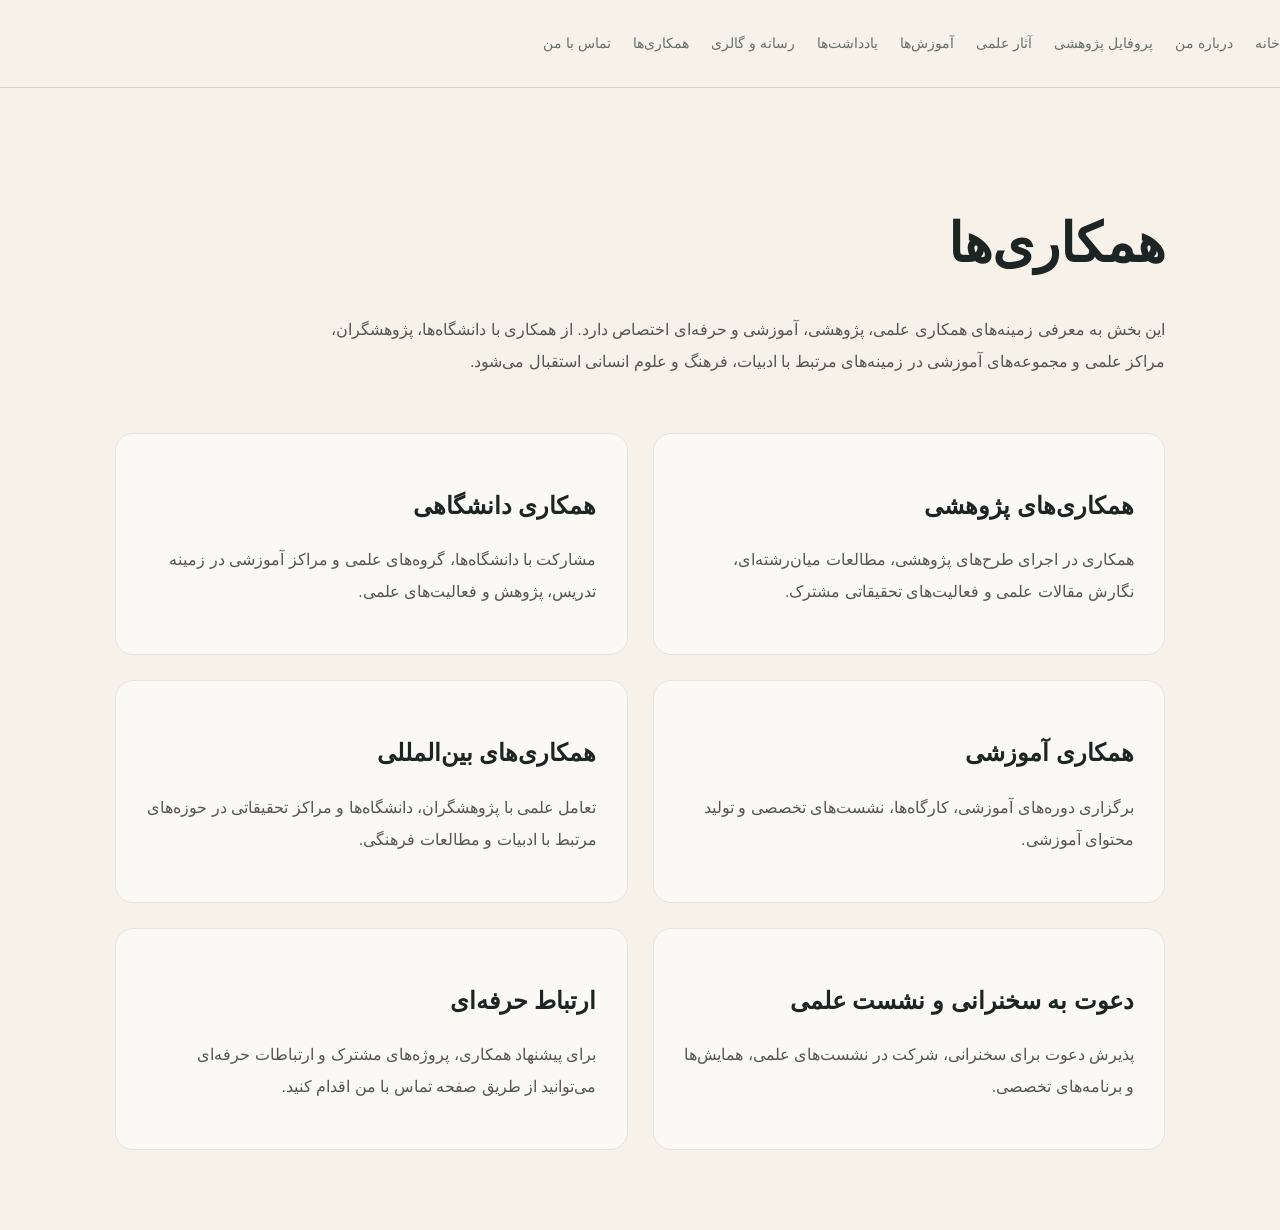
<file: collaboration.html>
<!DOCTYPE html>
<html lang="fa" dir="rtl">

<head>

<meta charset="UTF-8">
<meta name="viewport" content="width=device-width, initial-scale=1.0">

<title>همکاری‌ها | فاطمه رنجبر</title>

<meta name="description"
content="زمینه‌های همکاری علمی، پژوهشی، آموزشی و حرفه‌ای با فاطمه رنجبر">

<link rel="stylesheet" href="styles.css">


<style>

.collaboration-page{
max-width:1100px;
margin:auto;
padding:70px 25px 80px;
}


.collaboration-title{
font-size:clamp(32px,5vw,54px);
margin-bottom:20px;
}


.collaboration-intro{
line-height:2;
color:#555;
max-width:850px;
margin-bottom:55px;
}



.collaboration-grid{

display:grid;
grid-template-columns:repeat(2,minmax(0,1fr));
gap:25px;

}



.collaboration-card{

border:1px solid #e4e4df;
border-radius:18px;
padding:30px;
background:rgba(255,255,255,.55);

}



.collaboration-card h2{

font-size:24px;
margin-bottom:15px;

}



.collaboration-card p{

line-height:2;
color:#555;

}



@media(max-width:760px){

.collaboration-grid{
grid-template-columns:1fr;
}

}

</style>

</head>



<body>


<header class="site-header">

<nav class="main-nav">

<a href="index.html">خانه</a>

<a href="about.html">درباره من</a>

<a href="research.html">پروفایل پژوهشی</a>

<a href="publications.html">آثار علمی</a>

<a href="education.html">آموزش‌ها</a>

<a href="notes.html">یادداشت‌ها</a>

<a href="media.html">رسانه و گالری</a>

<a href="collaboration.html">همکاری‌ها</a>

<a href="contact.html">تماس با من</a>

</nav>

</header>



<main class="collaboration-page">


<h1 class="collaboration-title">
همکاری‌ها
</h1>


<p class="collaboration-intro">

این بخش به معرفی زمینه‌های همکاری علمی، پژوهشی، آموزشی و حرفه‌ای اختصاص دارد.
از همکاری با دانشگاه‌ها، پژوهشگران، مراکز علمی و مجموعه‌های آموزشی
در زمینه‌های مرتبط با ادبیات، فرهنگ و علوم انسانی استقبال می‌شود.

</p>




<section class="collaboration-grid">


<div class="collaboration-card">

<h2>
همکاری‌های پژوهشی
</h2>

<p>
همکاری در اجرای طرح‌های پژوهشی، مطالعات میان‌رشته‌ای،
نگارش مقالات علمی و فعالیت‌های تحقیقاتی مشترک.
</p>

</div>




<div class="collaboration-card">

<h2>
همکاری دانشگاهی
</h2>

<p>
مشارکت با دانشگاه‌ها، گروه‌های علمی و مراکز آموزشی
در زمینه تدریس، پژوهش و فعالیت‌های علمی.
</p>

</div>




<div class="collaboration-card">

<h2>
همکاری آموزشی
</h2>

<p>
برگزاری دوره‌های آموزشی، کارگاه‌ها،
نشست‌های تخصصی و تولید محتوای آموزشی.
</p>

</div>




<div class="collaboration-card">

<h2>
همکاری‌های بین‌المللی
</h2>

<p>
تعامل علمی با پژوهشگران، دانشگاه‌ها و مراکز تحقیقاتی
در حوزه‌های مرتبط با ادبیات و مطالعات فرهنگی.
</p>

</div>




<div class="collaboration-card">

<h2>
دعوت به سخنرانی و نشست علمی
</h2>

<p>
پذیرش دعوت برای سخنرانی، شرکت در نشست‌های علمی،
همایش‌ها و برنامه‌های تخصصی.
</p>

</div>




<div class="collaboration-card">

<h2>
ارتباط حرفه‌ای
</h2>

<p>
برای پیشنهاد همکاری، پروژه‌های مشترک و ارتباطات حرفه‌ای
می‌توانید از طریق صفحه تماس با من اقدام کنید.
</p>

</div>



</section>


</main>


</body>

</html>
</file>
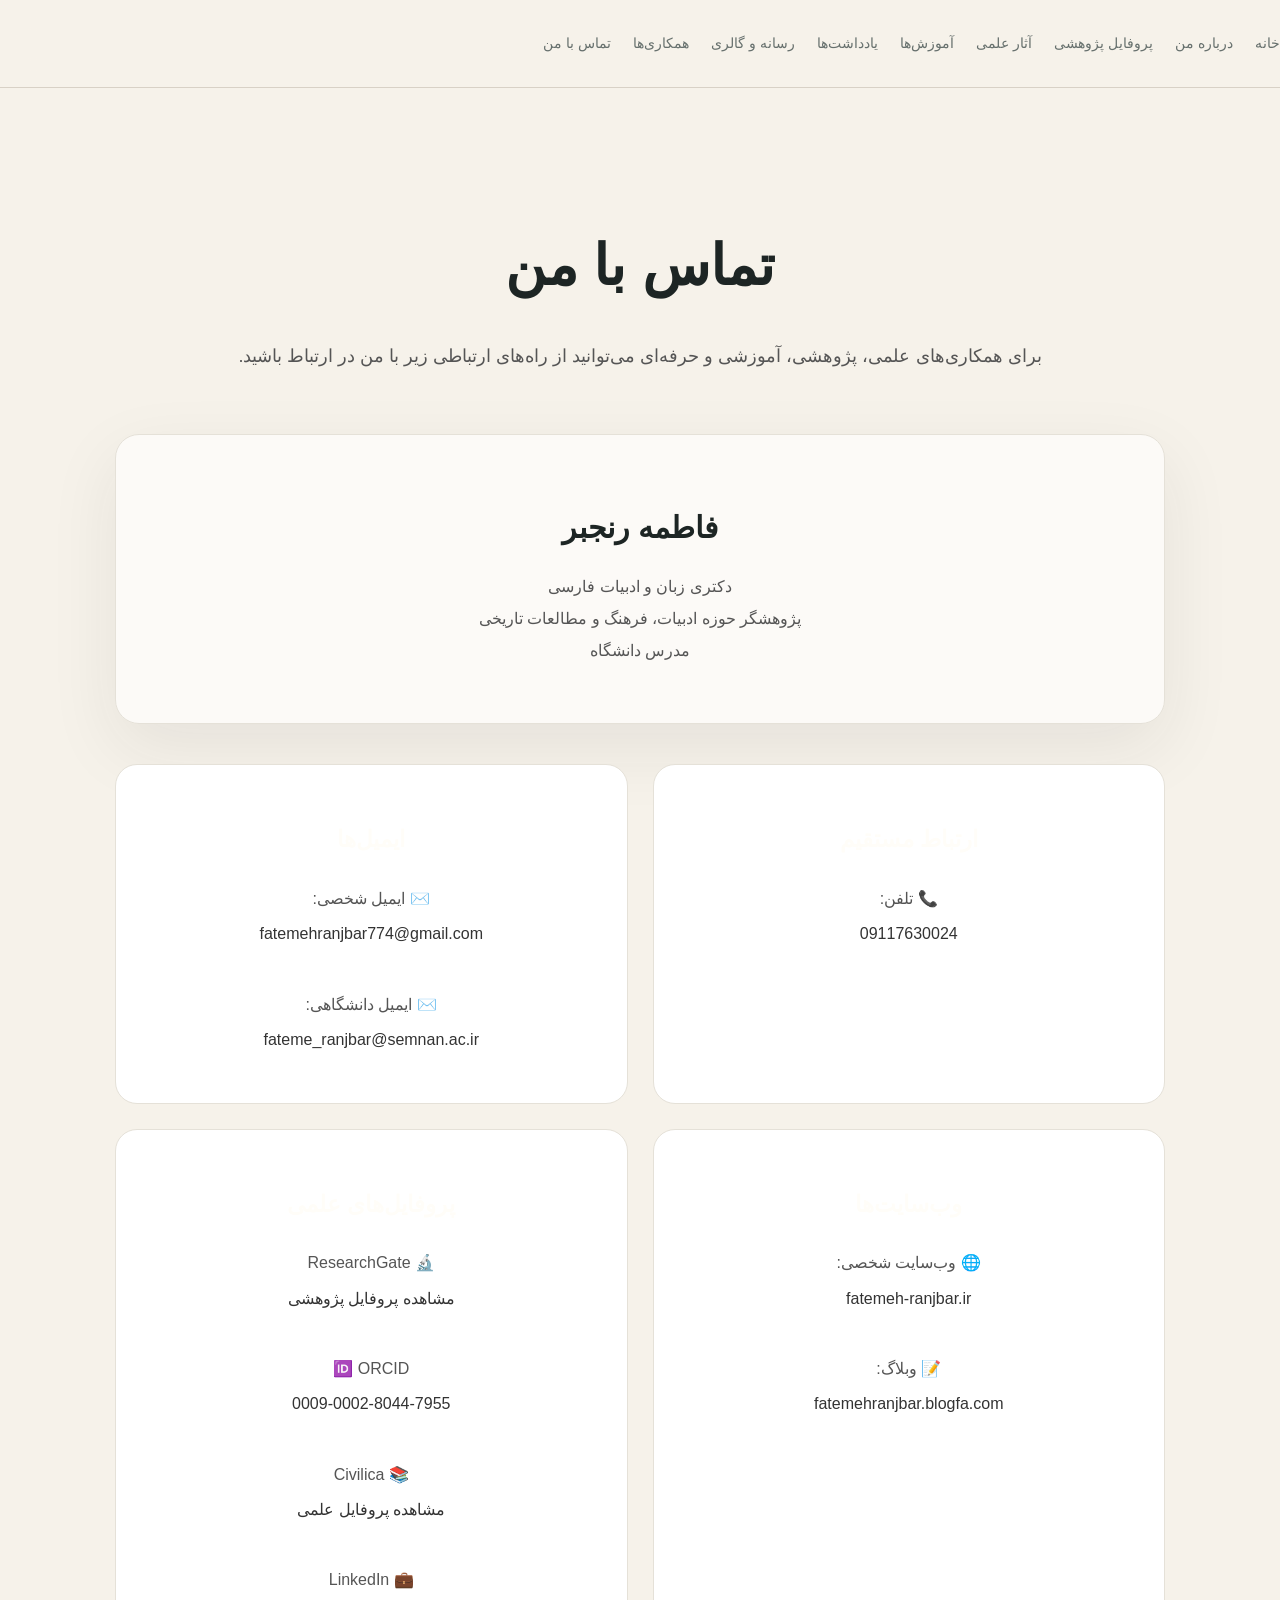
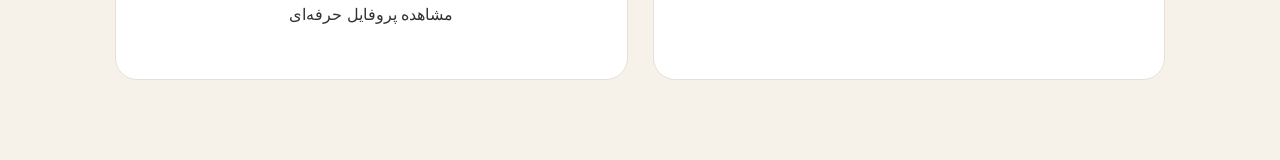
<file: contact.html>
<!DOCTYPE html>
<html lang="fa" dir="rtl">

<head>

<meta charset="UTF-8">
<meta name="viewport" content="width=device-width, initial-scale=1.0">

<title>تماس با من | فاطمه رنجبر</title>

<meta name="description"
content="راه‌های ارتباط با فاطمه رنجبر">

<link rel="stylesheet" href="styles.css">


<style>

.contact-page{

max-width:1100px;
margin:auto;
padding:80px 25px;

}


.contact-header{

text-align:center;
margin-bottom:60px;

}


.contact-header h1{

font-size:clamp(36px,5vw,56px);
margin-bottom:20px;

}


.contact-header p{

color:#555;
line-height:2;
font-size:18px;

}



.profile-card{

background:rgba(255,255,255,.65);
border:1px solid #e5e1d8;
border-radius:24px;
padding:40px;
text-align:center;
margin-bottom:40px;

}



.profile-card h2{

font-size:30px;
margin-bottom:15px;

}



.profile-card p{

line-height:2;
color:#555;

}



.contact-grid{

display:grid;
grid-template-columns:repeat(2,minmax(0,1fr));
gap:25px;

}



.contact-card{

background:#fff;
border:1px solid #e5e1d8;
border-radius:22px;
padding:30px;

}



.contact-card h3{

font-size:23px;
margin-bottom:20px;

}



.contact-card p{

line-height:2.2;
color:#555;

}



.contact-card a{

color:#333;
text-decoration:none;

}



.contact-card a:hover{

text-decoration:underline;

}



@media(max-width:750px){

.contact-grid{

grid-template-columns:1fr;

}

}


</style>

</head>


<body>


<header class="site-header">

<nav class="main-nav">

<a href="index.html">خانه</a>

<a href="about.html">درباره من</a>

<a href="research.html">پروفایل پژوهشی</a>

<a href="publications.html">آثار علمی</a>

<a href="education.html">آموزش‌ها</a>

<a href="notes.html">یادداشت‌ها</a>

<a href="media.html">رسانه و گالری</a>

<a href="collaboration.html">همکاری‌ها</a>

<a href="contact.html">تماس با من</a>

</nav>

</header>



<main class="contact-page">


<section class="contact-header">

<h1>
تماس با من
</h1>

<p>
برای همکاری‌های علمی، پژوهشی، آموزشی و حرفه‌ای می‌توانید از راه‌های ارتباطی زیر با من در ارتباط باشید.
</p>

</section>



<section class="profile-card">

<h2>
فاطمه رنجبر
</h2>

<p>
دکتری زبان و ادبیات فارسی<br>
پژوهشگر حوزه ادبیات، فرهنگ و مطالعات تاریخی<br>
مدرس دانشگاه
</p>

</section>



<section class="contact-grid">



<div class="contact-card">

<h3>
ارتباط مستقیم
</h3>

<p>

📞 تلفن:

<br>

<a href="tel:09117630024">
09117630024
</a>

</p>

</div>




<div class="contact-card">

<h3>
ایمیل‌ها
</h3>

<p>

✉️ ایمیل شخصی:

<br>

<a href="mailto:fatemehranjbar774@gmail.com">
fatemehranjbar774@gmail.com
</a>

<br><br>

✉️ ایمیل دانشگاهی:

<br>

<a href="mailto:fateme_ranjbar@semnan.ac.ir">
fateme_ranjbar@semnan.ac.ir
</a>

</p>

</div>




<div class="contact-card">

<h3>
وب‌سایت‌ها
</h3>

<p>

🌐 وب‌سایت شخصی:

<br>

<a href="https://fatemeh-ranjbar.ir" target="_blank">
fatemeh-ranjbar.ir
</a>


<br><br>

📝 وبلاگ:

<br>

<a href="https://fatemehranjbar.blogfa.com" target="_blank">
fatemehranjbar.blogfa.com
</a>

</p>

</div>




<div class="contact-card">

<h3>
پروفایل‌های علمی
</h3>

<p>

🔬 ResearchGate

<br>

<a href="https://www.researchgate.net/profile/Fatemeh-Ranjbar-7" target="_blank">
مشاهده پروفایل پژوهشی
</a>


<br><br>


🆔 ORCID

<br>

<a href="https://orcid.org/0009-0002-8044-7955" target="_blank">
0009-0002-8044-7955
</a>


<br><br>


📚 Civilica

<br>

<a href="https://civilica.com/p/491455/" target="_blank">
مشاهده پروفایل علمی
</a>
<br><br>

💼 LinkedIn

<br>

<a href="https://www.linkedin.com/in/fatemeh-ranjbar-394612430" target="_blank">
مشاهده پروفایل حرفه‌ای
</a>

</p>

</div>



</section>


</main>


</body>

</html>
</file>
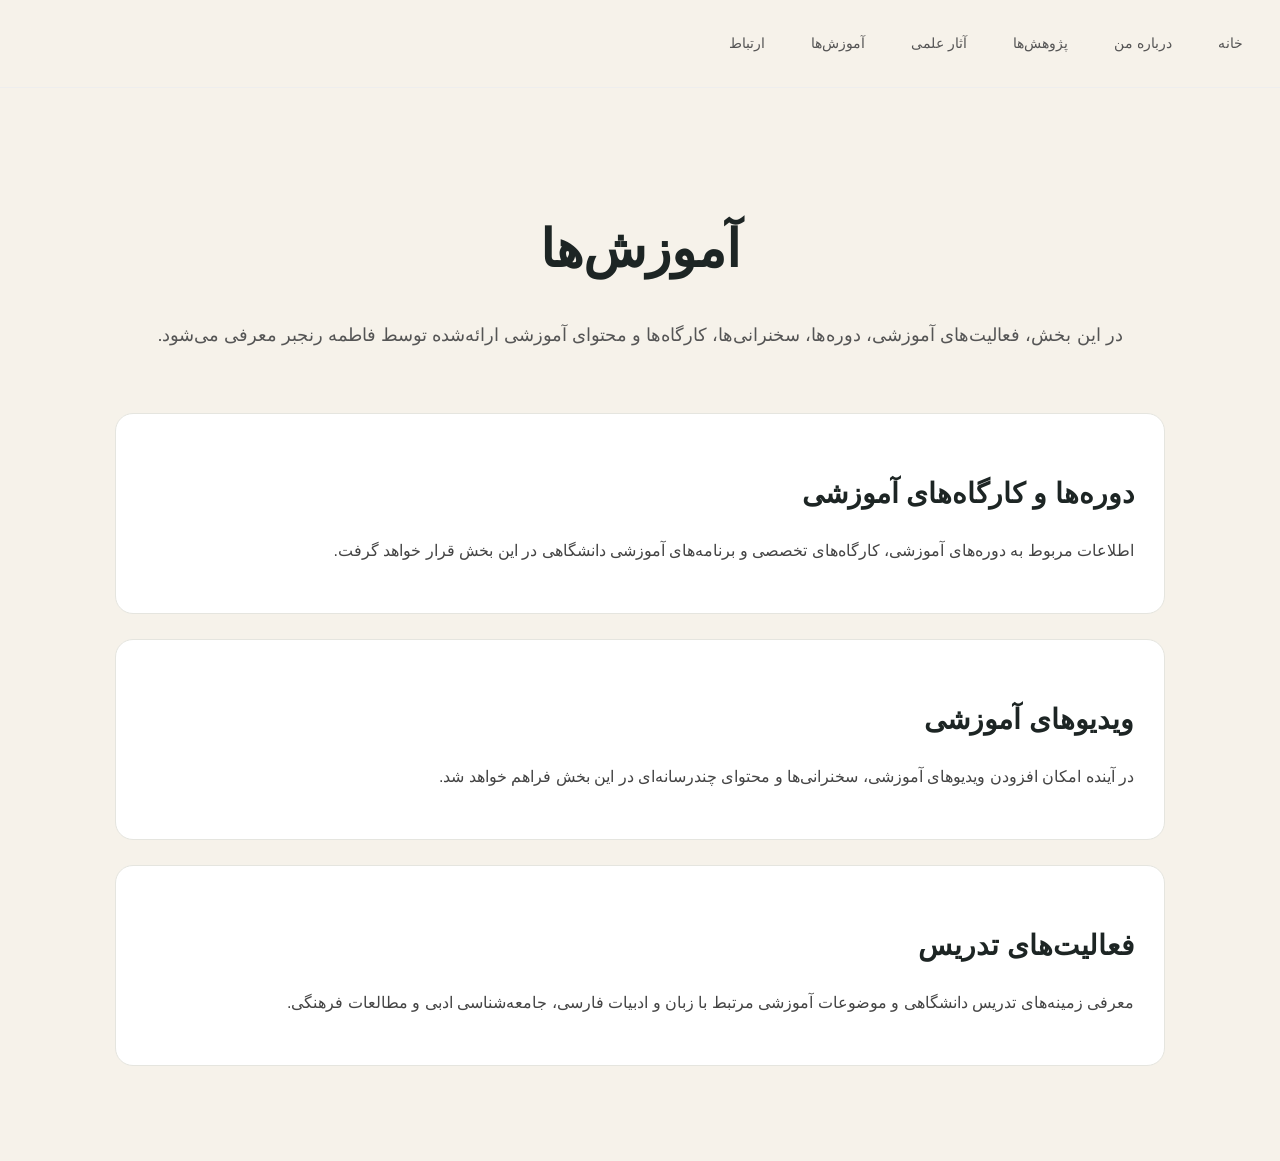
<file: education.html>
<!DOCTYPE html>
<html lang="fa" dir="rtl">

<head>
<meta charset="UTF-8">
<meta name="viewport" content="width=device-width, initial-scale=1.0">

<title>آموزش‌ها | Fatemeh Ranjbar</title>

<meta name="description"
content="صفحه آموزش‌ها و فعالیت‌های آموزشی فاطمه رنجبر">

<link rel="stylesheet" href="styles.css">

<style>

.education-page{
max-width:1100px;
margin:auto;
padding:70px 25px;
}

.education-hero{
text-align:center;
margin-bottom:60px;
}

.education-hero h1{
font-size:52px;
margin-bottom:20px;
}

.education-hero p{
font-size:18px;
line-height:2;
color:#555;
}

.education-card{
border:1px solid #e5e5df;
border-radius:18px;
padding:30px;
margin-bottom:25px;
background:#fff;
}

.education-card h2{
font-size:28px;
margin-bottom:15px;
}

.education-card p{
line-height:2;
color:#444;
}


.site-header{
border-bottom:1px solid #eee;
}

.main-nav{
padding:25px;
text-align:center;
}

.main-nav a{
margin:0 12px;
text-decoration:none;
color:#555;
}


@media(max-width:700px){

.education-hero h1{
font-size:36px;
}

}

</style>

</head>


<body>


<header class="site-header">

<nav class="main-nav">

<a href="index.html">خانه</a>

<a href="about.html">درباره من</a>

<a href="research.html">پژوهش‌ها</a>

<a href="publications.html">آثار علمی</a>

<a href="education.html">آموزش‌ها</a>

<a href="index.html#contact">ارتباط</a>

</nav>

</header>



<main class="education-page">


<section class="education-hero">

<h1>آموزش‌ها</h1>

<p>
در این بخش، فعالیت‌های آموزشی، دوره‌ها، سخنرانی‌ها،
کارگاه‌ها و محتوای آموزشی ارائه‌شده توسط فاطمه رنجبر معرفی می‌شود.
</p>

</section>



<section class="education-card">

<h2>دوره‌ها و کارگاه‌های آموزشی</h2>

<p>
اطلاعات مربوط به دوره‌های آموزشی، کارگاه‌های تخصصی
و برنامه‌های آموزشی دانشگاهی در این بخش قرار خواهد گرفت.
</p>

</section>



<section class="education-card">

<h2>ویدیوهای آموزشی</h2>

<p>
در آینده امکان افزودن ویدیوهای آموزشی، سخنرانی‌ها
و محتوای چندرسانه‌ای در این بخش فراهم خواهد شد.
</p>

</section>



<section class="education-card">

<h2>فعالیت‌های تدریس</h2>

<p>
معرفی زمینه‌های تدریس دانشگاهی و موضوعات آموزشی مرتبط
با زبان و ادبیات فارسی، جامعه‌شناسی ادبی و مطالعات فرهنگی.
</p>

</section>



</main>


</body>

</html>
</file>
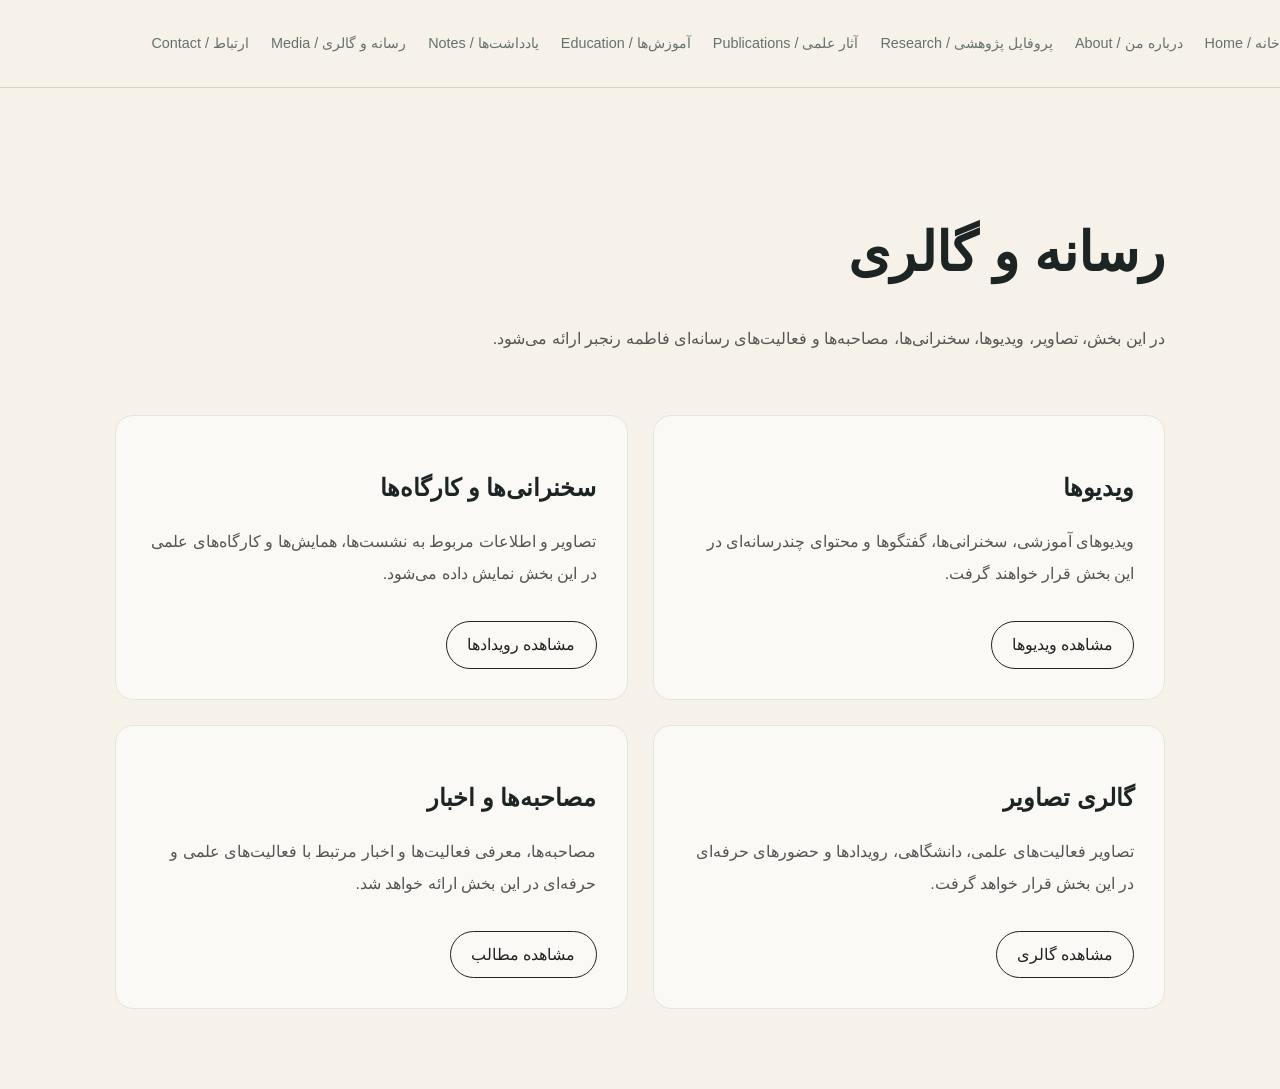
<file: media.html>
<!DOCTYPE html>
<html lang="fa" dir="rtl">

<head>

<meta charset="UTF-8">
<meta name="viewport" content="width=device-width, initial-scale=1.0">

<title>رسانه و گالری | فاطمه رنجبر</title>

<meta name="description"
content="رسانه و گالری فاطمه رنجبر شامل تصاویر، ویدیوها، سخنرانی‌ها و فعالیت‌های علمی">

<link rel="stylesheet" href="styles.css">


<style>

.media-page{
max-width:1100px;
margin:auto;
padding:70px 25px 80px;
}


.media-hero{
margin-bottom:60px;
}


.media-title{
font-size:clamp(32px,5vw,54px);
margin-bottom:20px;
}


.media-intro{
line-height:2;
color:#555;
max-width:850px;
}



.media-grid{

display:grid;
grid-template-columns:repeat(2,minmax(0,1fr));
gap:25px;
margin-top:40px;

}



.media-card{

border:1px solid #e4e4df;
border-radius:18px;
padding:30px;
background:rgba(255,255,255,.55);

}



.media-card h2{

font-size:24px;
margin-bottom:15px;

}



.media-card p{

line-height:2;
color:#555;

}



.media-button{

display:inline-block;
margin-top:15px;
padding:8px 20px;
border:1px solid #222;
border-radius:25px;
text-decoration:none;
color:#222;

}



@media(max-width:760px){

.media-grid{
grid-template-columns:1fr;
}

}


</style>

</head>



<body>


<header class="site-header">

<nav class="main-nav">

<a href="index.html">خانه / Home</a>

<a href="about.html">درباره من / About</a>

<a href="research.html">پروفایل پژوهشی / Research</a>

<a href="publications.html">آثار علمی / Publications</a>

<a href="education.html">آموزش‌ها / Education</a>

<a href="notes.html">یادداشت‌ها / Notes</a>

<a href="media.html">رسانه و گالری / Media</a>

<a href="index.html#contact">ارتباط / Contact</a>

</nav>

</header>



<main class="media-page">


<section class="media-hero">

<h1 class="media-title">
رسانه و گالری
</h1>


<p class="media-intro">

در این بخش، تصاویر، ویدیوها، سخنرانی‌ها،
مصاحبه‌ها و فعالیت‌های رسانه‌ای فاطمه رنجبر ارائه می‌شود.

</p>

</section>




<section class="media-grid">


<div class="media-card">

<h2>
ویدیوها
</h2>

<p>
ویدیوهای آموزشی، سخنرانی‌ها، گفتگوها و محتوای چندرسانه‌ای در این بخش قرار خواهند گرفت.
</p>

<a href="#" class="media-button">
مشاهده ویدیوها
</a>

</div>




<div class="media-card">

<h2>
سخنرانی‌ها و کارگاه‌ها
</h2>

<p>
تصاویر و اطلاعات مربوط به نشست‌ها، همایش‌ها و کارگاه‌های علمی در این بخش نمایش داده می‌شود.
</p>

<a href="#" class="media-button">
مشاهده رویدادها
</a>

</div>




<div class="media-card">

<h2>
گالری تصاویر
</h2>

<p>
تصاویر فعالیت‌های علمی، دانشگاهی، رویدادها و حضورهای حرفه‌ای در این بخش قرار خواهد گرفت.
</p>

<a href="#" class="media-button">
مشاهده گالری
</a>

</div>




<div class="media-card">

<h2>
مصاحبه‌ها و اخبار
</h2>

<p>
مصاحبه‌ها، معرفی فعالیت‌ها و اخبار مرتبط با فعالیت‌های علمی و حرفه‌ای در این بخش ارائه خواهد شد.
</p>

<a href="#" class="media-button">
مشاهده مطالب
</a>

</div>



</section>


</main>



</body>

</html>
</file>
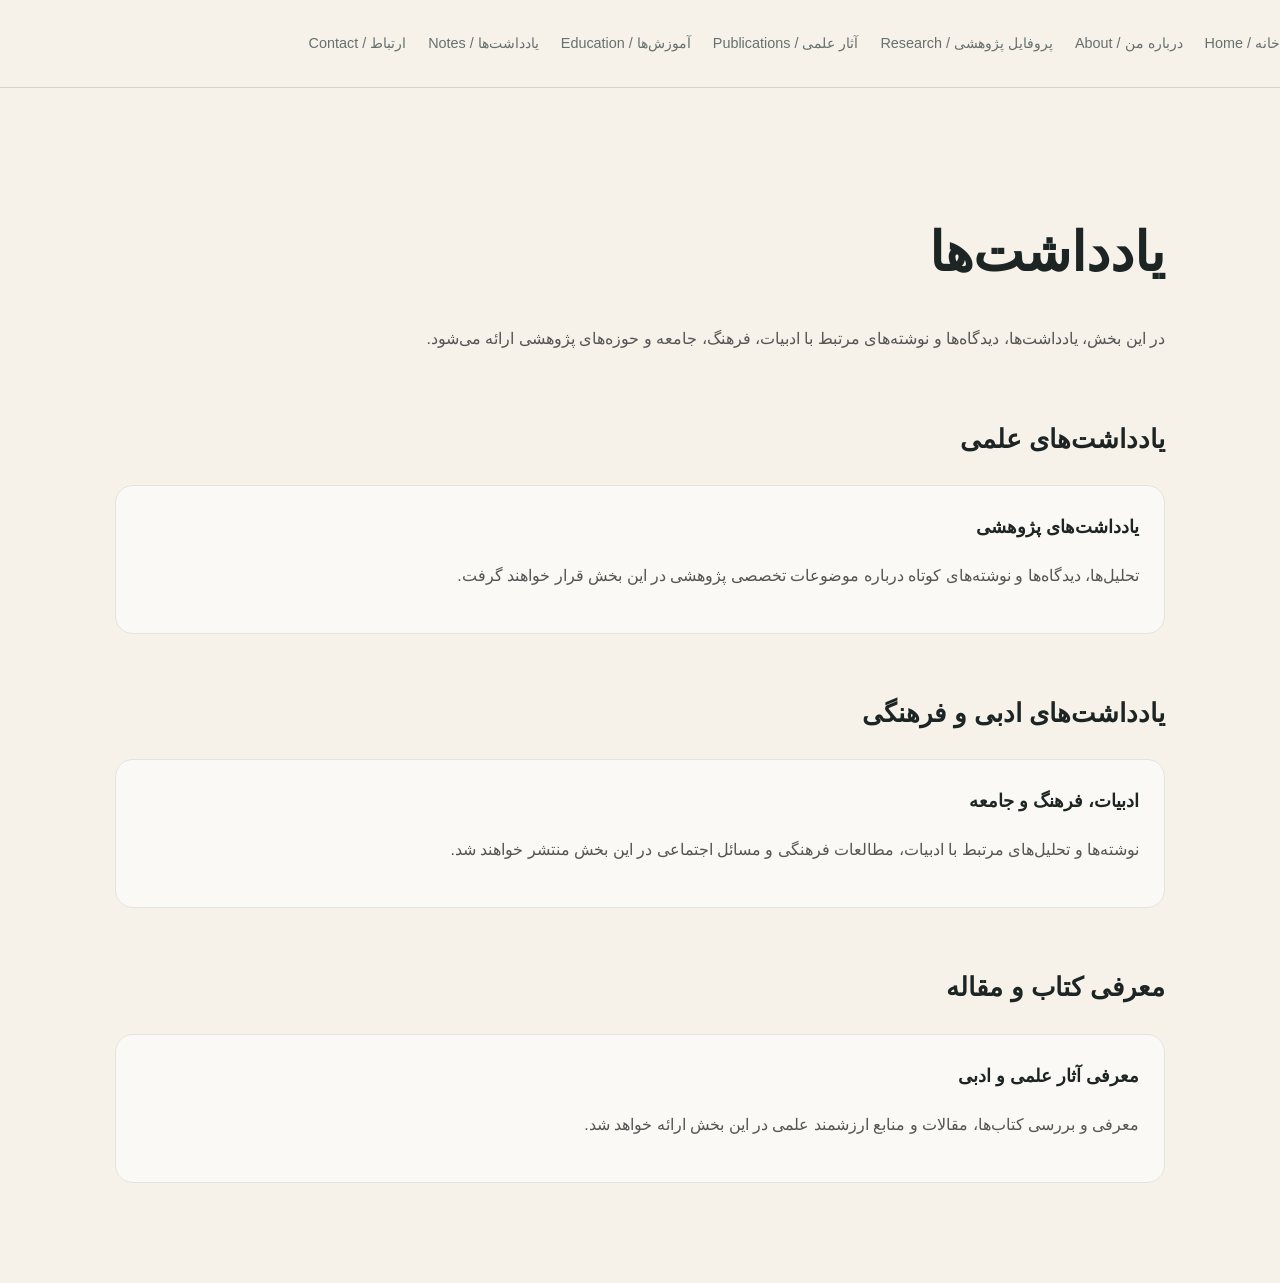
<file: notes.html>
<!DOCTYPE html>
<html lang="fa" dir="rtl">

<head>

<meta charset="UTF-8">
<meta name="viewport" content="width=device-width, initial-scale=1.0">

<title>یادداشت‌ها | فاطمه رنجبر</title>

<meta name="description"
content="یادداشت‌ها، دیدگاه‌ها و نوشته‌های علمی فاطمه رنجبر">

<link rel="stylesheet" href="styles.css">


<style>

.notes-page {
max-width:1100px;
margin:auto;
padding:70px 25px 80px;
}


.notes-hero {
margin-bottom:60px;
}


.notes-title {
font-size:clamp(32px,5vw,54px);
margin-bottom:20px;
}


.notes-intro {
line-height:2;
color:#555;
max-width:850px;
}


.notes-section {
margin-top:55px;
}


.notes-section h2 {
font-size:26px;
margin-bottom:22px;
}


.notes-card {

border:1px solid #e4e4df;
border-radius:18px;
padding:25px;
background:rgba(255,255,255,.55);
margin-bottom:20px;

}


.notes-card strong {

display:block;
font-size:18px;
margin-bottom:10px;

}


.notes-card p {

line-height:2;
color:#555;

}



</style>

</head>



<body>


<header class="site-header">

<nav class="main-nav">

<a href="index.html">خانه / Home</a>

<a href="about.html">درباره من / About</a>

<a href="research.html">پروفایل پژوهشی / Research</a>

<a href="publications.html">آثار علمی / Publications</a>

<a href="education.html">آموزش‌ها / Education</a>

<a href="notes.html">یادداشت‌ها / Notes</a>

<a href="index.html#contact">ارتباط / Contact</a>

</nav>

</header>



<main class="notes-page">


<section class="notes-hero">

<h1 class="notes-title">
یادداشت‌ها
</h1>


<p class="notes-intro">

در این بخش، یادداشت‌ها، دیدگاه‌ها و نوشته‌های مرتبط با ادبیات،
فرهنگ، جامعه و حوزه‌های پژوهشی ارائه می‌شود.

</p>

</section>




<section class="notes-section">


<h2>
یادداشت‌های علمی
</h2>


<div class="notes-card">

<strong>
یادداشت‌های پژوهشی
</strong>

<p>
تحلیل‌ها، دیدگاه‌ها و نوشته‌های کوتاه درباره موضوعات تخصصی پژوهشی در این بخش قرار خواهند گرفت.
</p>

</div>


</section>




<section class="notes-section">


<h2>
یادداشت‌های ادبی و فرهنگی
</h2>


<div class="notes-card">

<strong>
ادبیات، فرهنگ و جامعه
</strong>

<p>
نوشته‌ها و تحلیل‌های مرتبط با ادبیات، مطالعات فرهنگی و مسائل اجتماعی در این بخش منتشر خواهند شد.
</p>

</div>


</section>




<section class="notes-section">


<h2>
معرفی کتاب و مقاله
</h2>


<div class="notes-card">

<strong>
معرفی آثار علمی و ادبی
</strong>

<p>
معرفی و بررسی کتاب‌ها، مقالات و منابع ارزشمند علمی در این بخش ارائه خواهد شد.
</p>

</div>


</section>



</main>


</body>

</html>
</file>
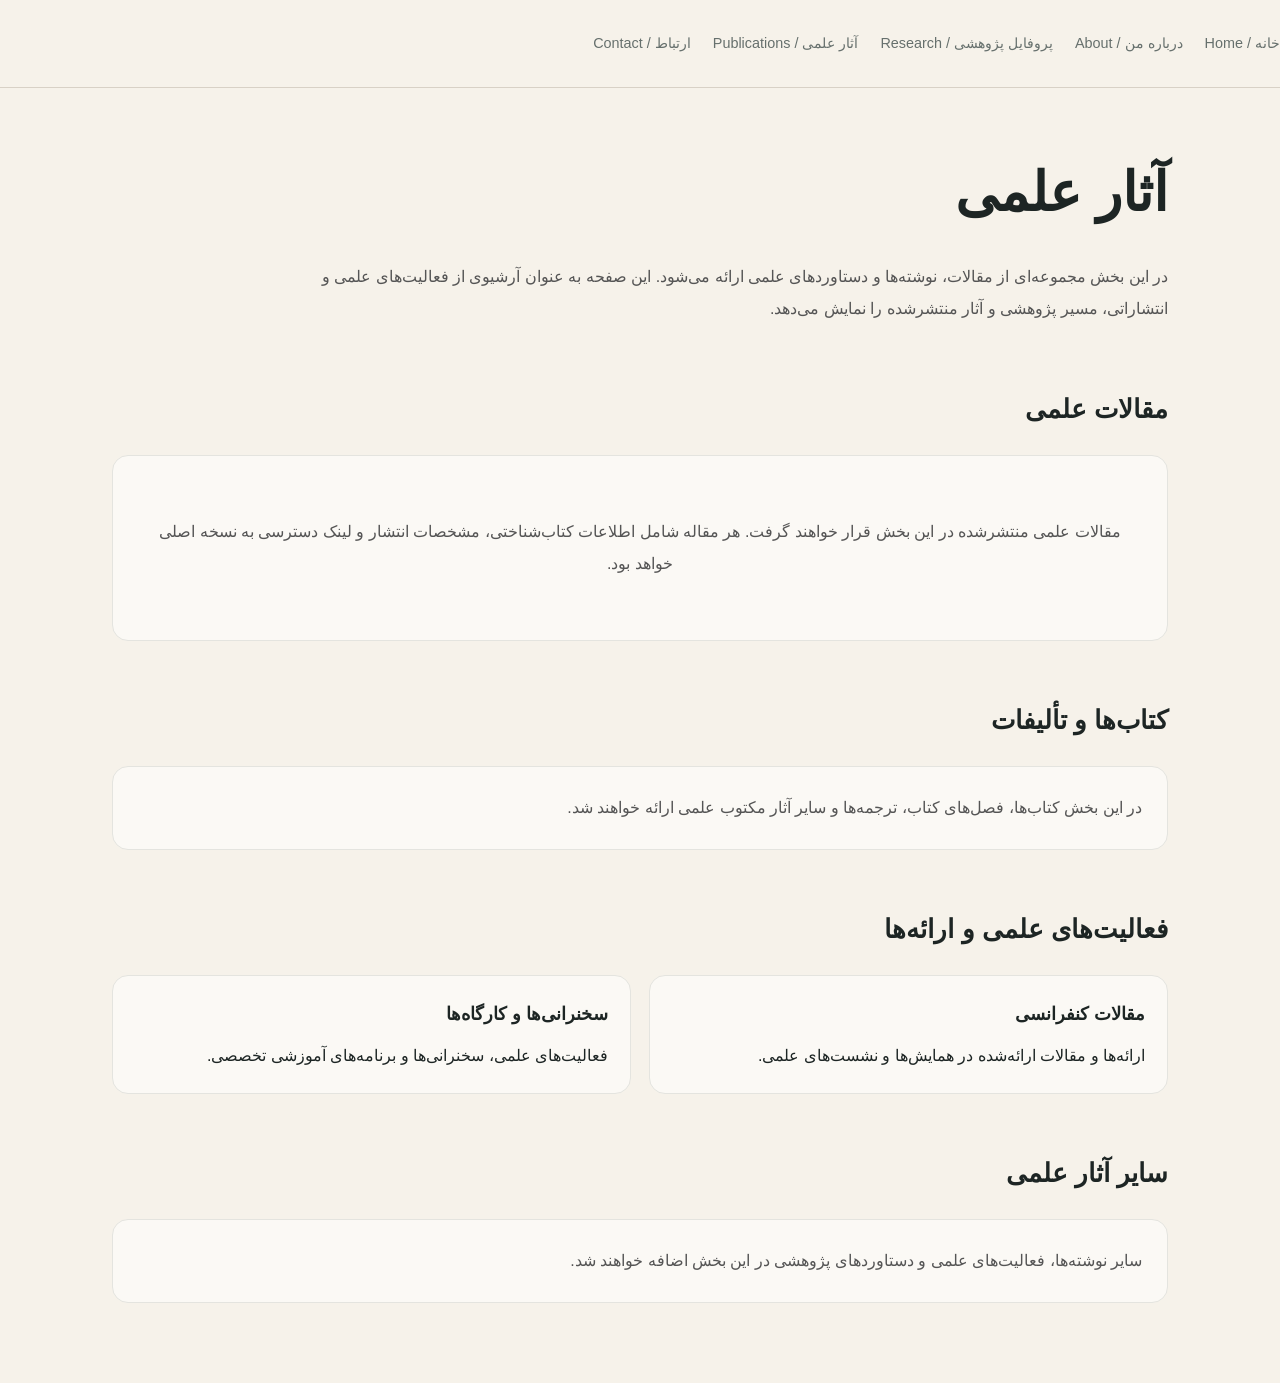
<file: publications.html>
<!DOCTYPE html>
<html lang="fa" dir="rtl">

<head>

<meta charset="UTF-8">
<meta name="viewport" content="width=device-width, initial-scale=1.0">

<title>آثار علمی | فاطمه رنجبر</title>

<meta name="description"
content="آثار علمی، مقالات و نوشته‌های پژوهشی فاطمه رنجبر">

<link rel="stylesheet" href="styles.css">


<style>

.publications-page {
  max-width: 1100px;
  margin: 0 auto;
  padding: 55px 22px 80px;
}


.publications-hero {
  margin-bottom: 60px;
}


.publications-title {
  font-size: clamp(32px,5vw,54px);
  margin:0 0 18px;
}


.publications-intro {
  color:#555;
  line-height:2;
  max-width:850px;
}


.publication-section {
  margin-top:55px;
}


.publication-section h2 {
  font-size:26px;
  margin-bottom:22px;
}


.publication-box {

border:1px solid #e4e4df;
border-radius:16px;
padding:25px;
background:rgba(255,255,255,.55);
line-height:2;

}


.publication-box p {
color:#555;
margin:0;
}



.empty-note {

text-align:center;
padding:35px 20px;
color:#666;

}



.category-grid {

display:grid;
grid-template-columns:repeat(2,minmax(0,1fr));
gap:18px;

}



.category-card {

border:1px solid #e4e4df;
border-radius:16px;
padding:22px;
background:rgba(255,255,255,.55);

}


.category-card strong {

display:block;
font-size:18px;
margin-bottom:10px;

}


@media(max-width:760px){

.category-grid{
grid-template-columns:1fr;
}

}


</style>


</head>



<body>



<header class="site-header">

<nav class="main-nav">

<a href="index.html">خانه / Home</a>

<a href="about.html">درباره من / About</a>

<a href="research.html">پروفایل پژوهشی / Research</a>

<a href="publications.html">آثار علمی / Publications</a>

<a href="index.html#contact">ارتباط / Contact</a>


</nav>

</header>




<main class="publications-page">



<section class="publications-hero">


<h1 class="publications-title">
آثار علمی
</h1>


<p class="publications-intro">

در این بخش مجموعه‌ای از مقالات، نوشته‌ها و دستاوردهای علمی ارائه می‌شود.
این صفحه به عنوان آرشیوی از فعالیت‌های علمی و انتشاراتی،
مسیر پژوهشی و آثار منتشرشده را نمایش می‌دهد.

</p>


</section>




<section class="publication-section">


<h2>
مقالات علمی
</h2>


<div class="publication-box">

<p class="empty-note">

مقالات علمی منتشرشده در این بخش قرار خواهند گرفت.
هر مقاله شامل اطلاعات کتاب‌شناختی، مشخصات انتشار و لینک دسترسی به نسخه اصلی خواهد بود.

</p>


</div>


</section>






<section class="publication-section">


<h2>
کتاب‌ها و تألیفات
</h2>


<div class="publication-box">


<p>

در این بخش کتاب‌ها، فصل‌های کتاب، ترجمه‌ها و سایر آثار مکتوب علمی ارائه خواهند شد.

</p>


</div>


</section>







<section class="publication-section">


<h2>
فعالیت‌های علمی و ارائه‌ها
</h2>


<div class="category-grid">


<div class="category-card">

<strong>
مقالات کنفرانسی
</strong>

ارائه‌ها و مقالات ارائه‌شده در همایش‌ها و نشست‌های علمی.

</div>



<div class="category-card">

<strong>
سخنرانی‌ها و کارگاه‌ها
</strong>

فعالیت‌های علمی، سخنرانی‌ها و برنامه‌های آموزشی تخصصی.

</div>


</div>


</section>







<section class="publication-section">


<h2>
سایر آثار علمی
</h2>


<div class="publication-box">


<p>

سایر نوشته‌ها، فعالیت‌های علمی و دستاوردهای پژوهشی در این بخش اضافه خواهند شد.

</p>


</div>


</section>




</main>



</body>

</html>
</file>
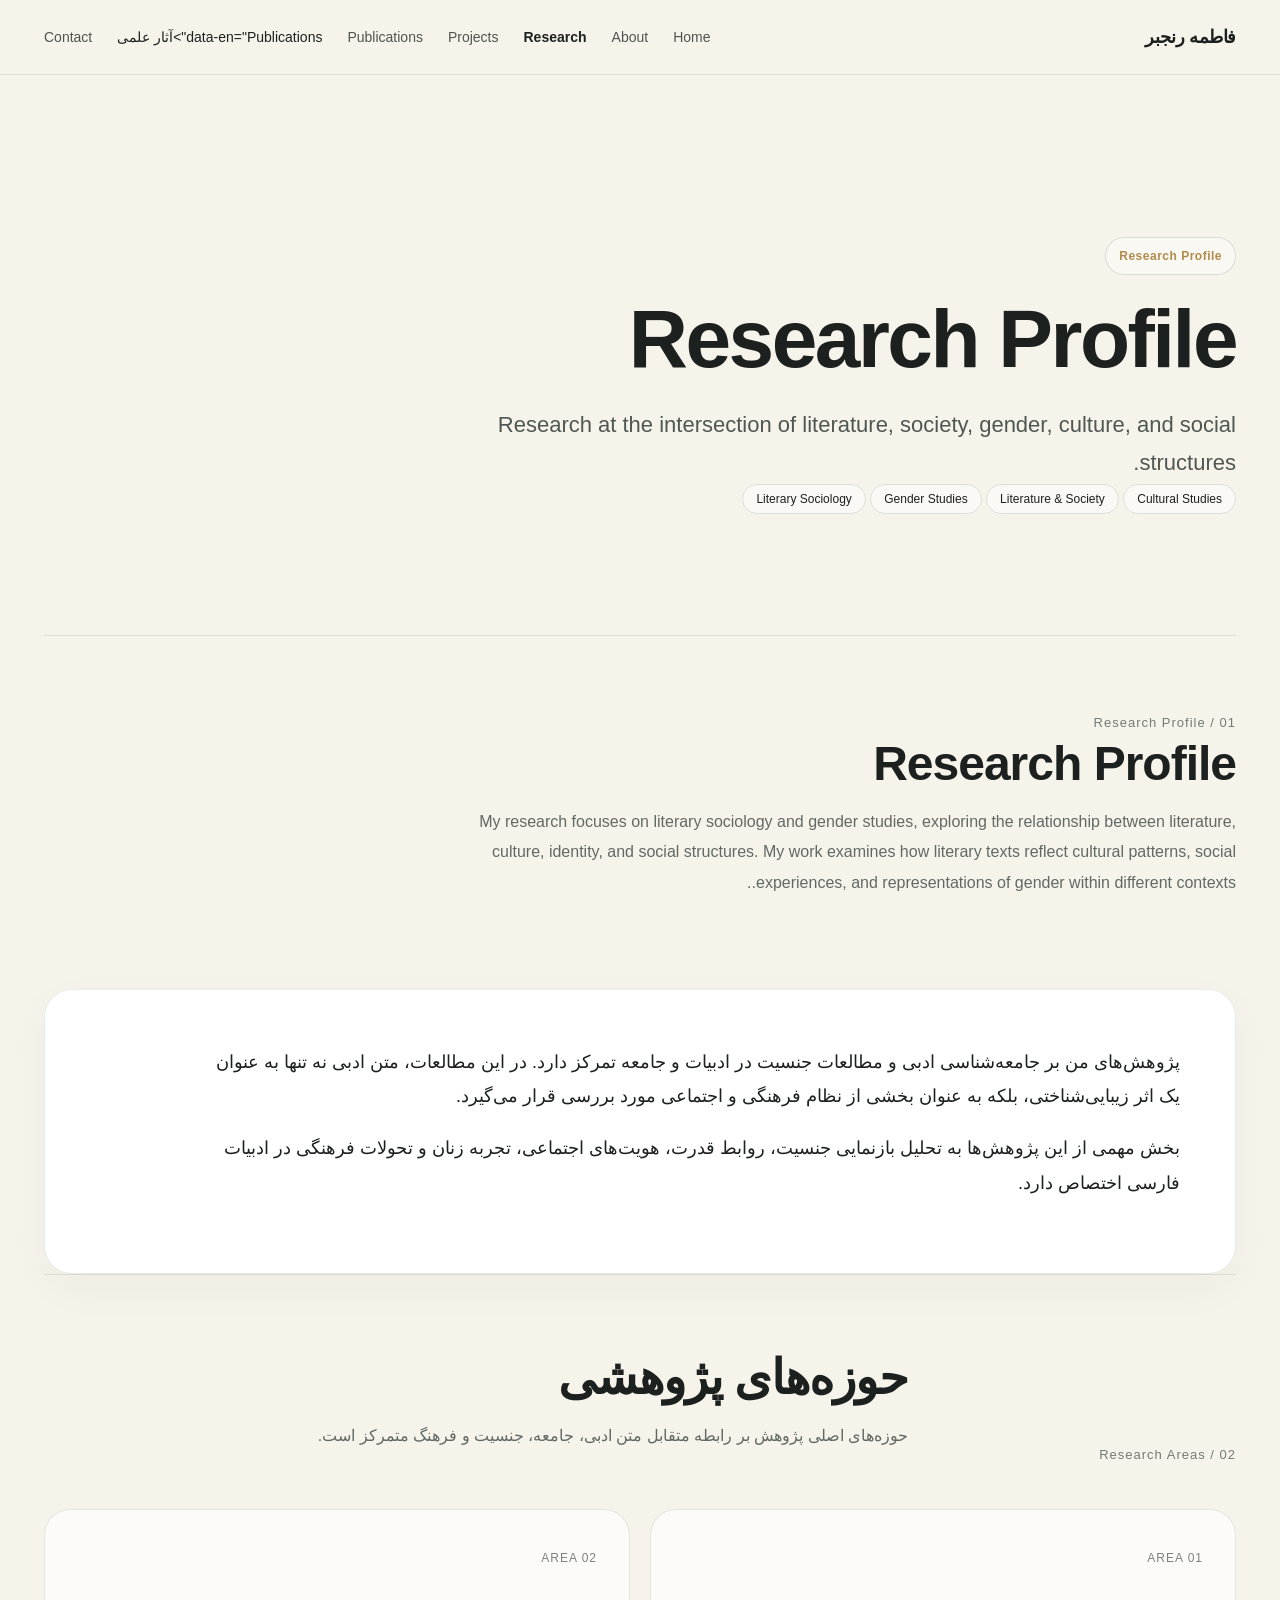
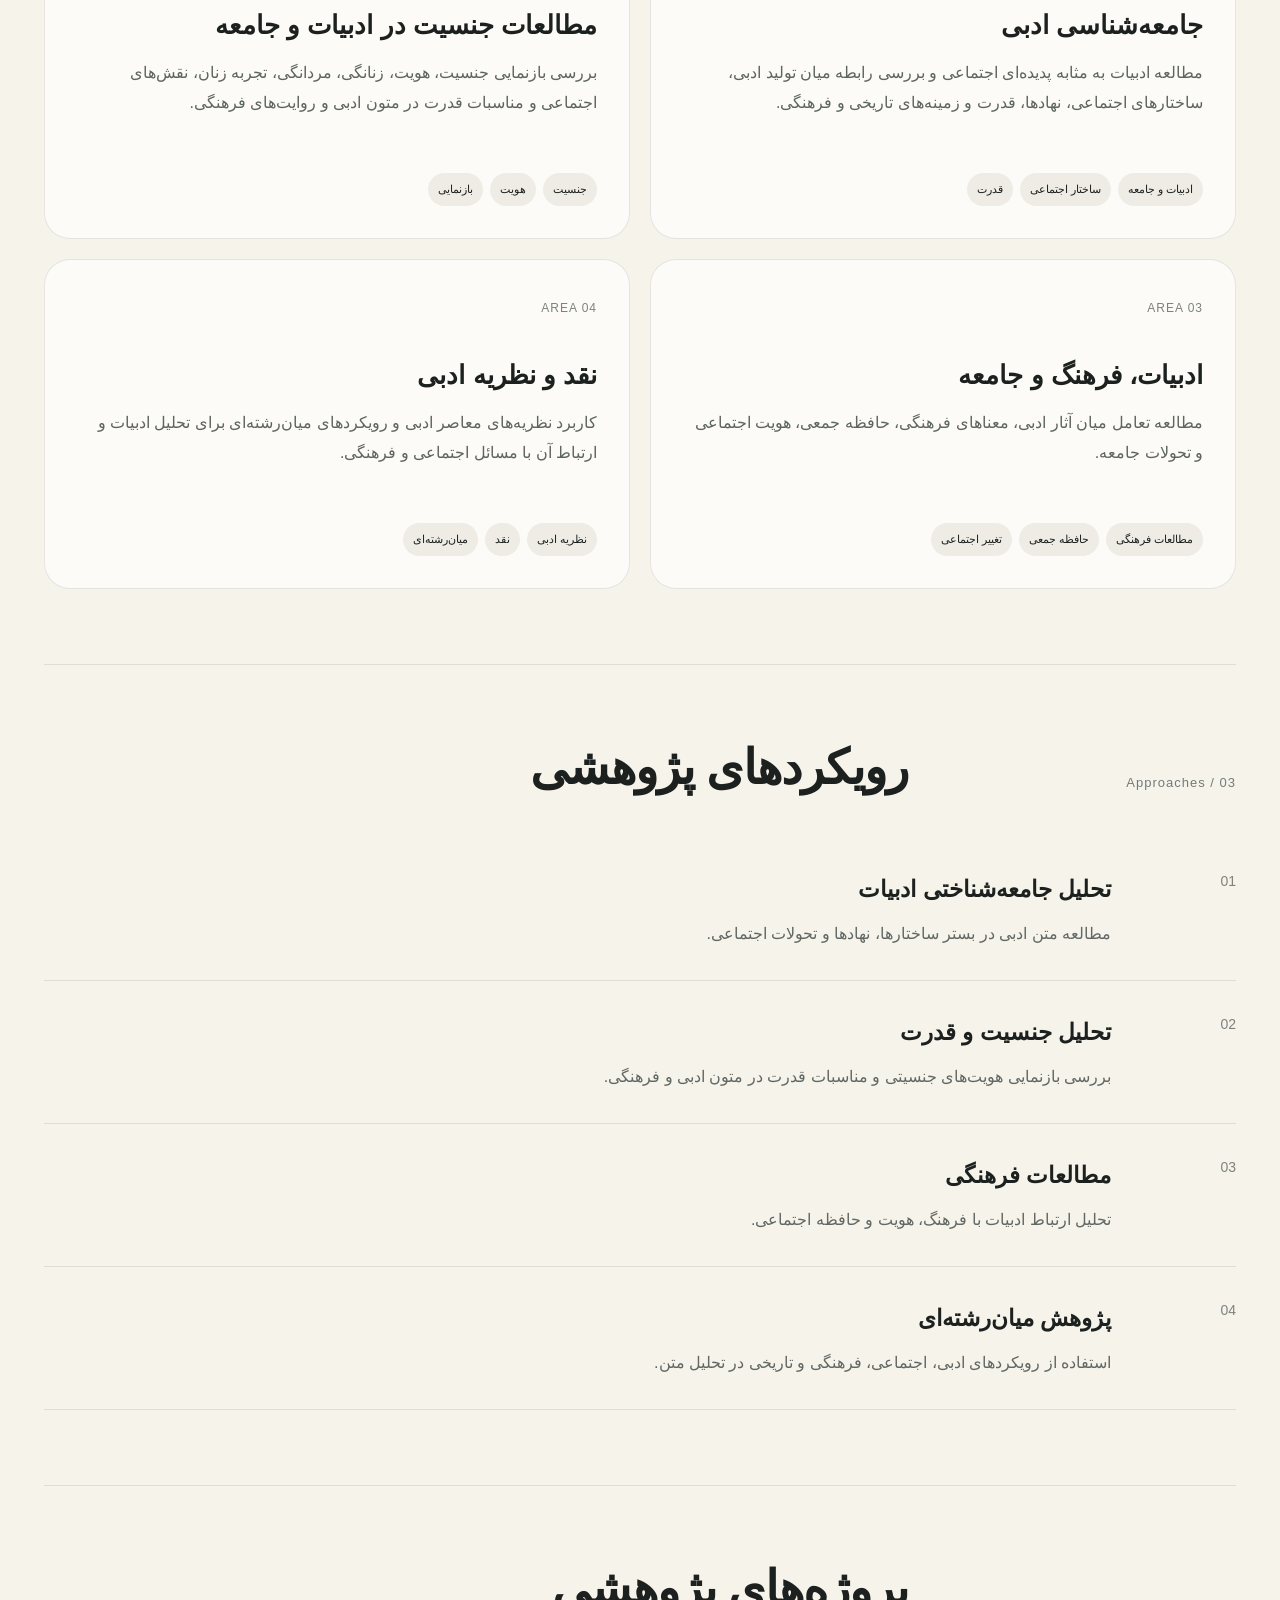
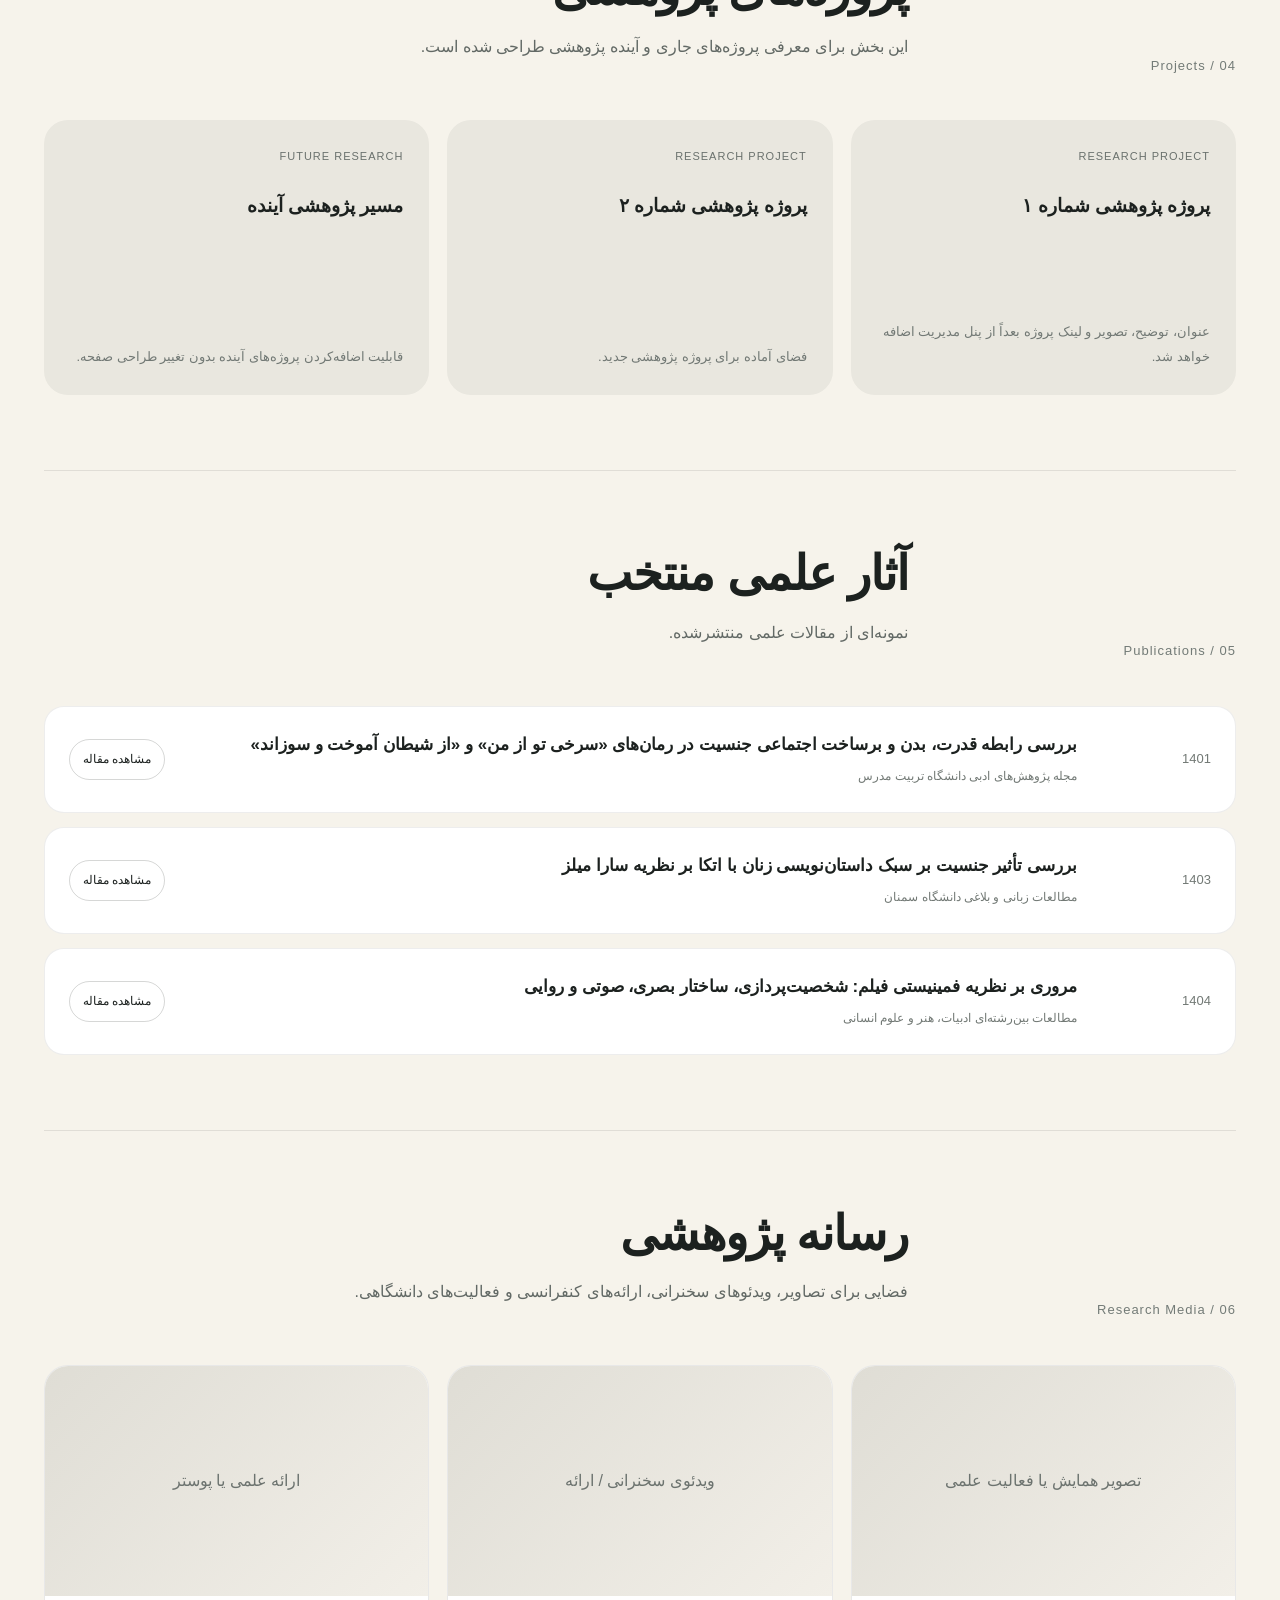
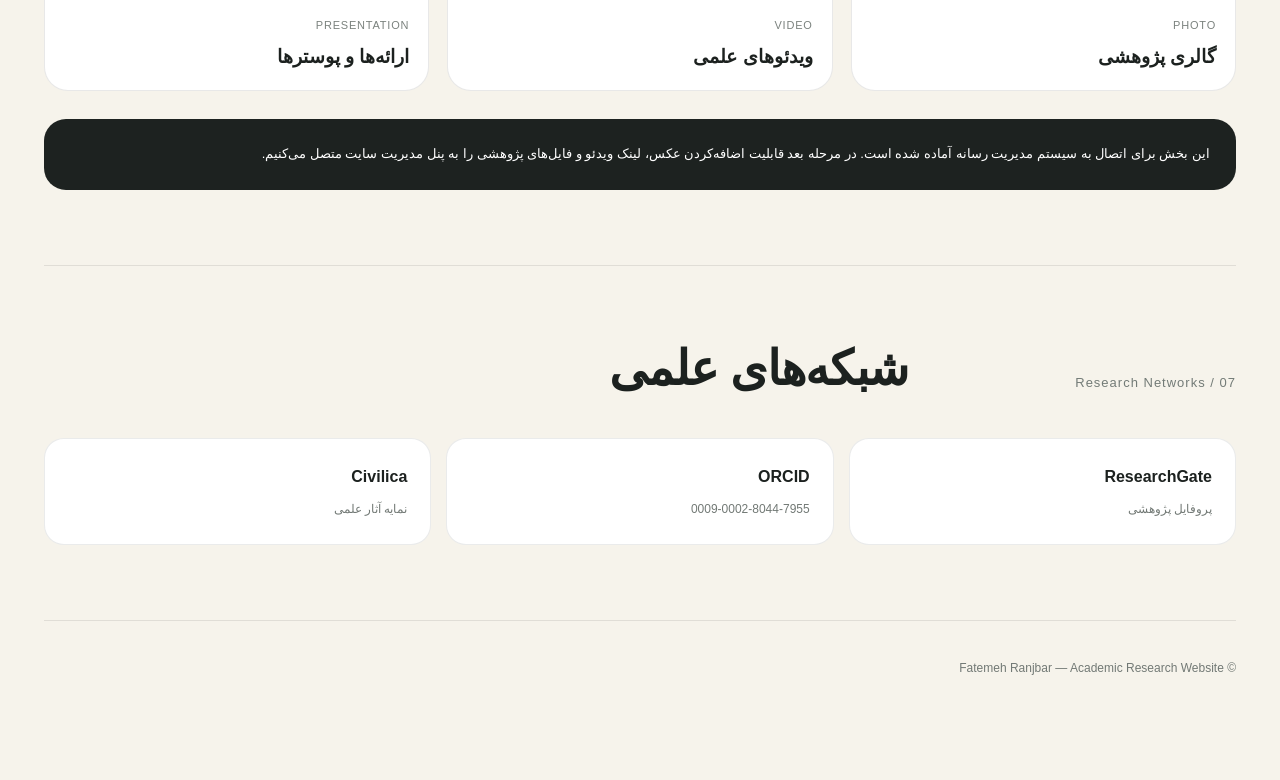
<file: research-en.html>
<!DOCTYPE html>
<html lang="en" dir="ltr">

<head>
  <meta charset="UTF-8">
  <meta name="viewport" content="width=device-width, initial-scale=1.0">

  <title>Research Profile | Fatemeh Ranjbar</title>

<meta name="description"
        content="Research profile of Fatemeh Ranjbar, focusing on literary studies, cultural studies, gender studies, and the relationship between literature and society.">

  <link rel="stylesheet" href="styles.css">

  <script type="application/ld+json">
  {
    "@context": "https://schema.org",
    "@type": "Person",
    "name": "Fatemeh Ranjbar",
    "jobTitle": "Researcher and University Lecturer",
    "url": "https://www.fatemeh-ranjbar.ir/",
    "sameAs": [
      "https://www.researchgate.net/profile/Fatemeh-Ranjbar-7",
      "https://orcid.org/0009-0002-8044-7955",
      "https://civilica.com/p/491455/"
    ]
  }
  </script>

  <style>

    * {
      box-sizing: border-box;
    }

    html {
      scroll-behavior: smooth;
    }

    body {
      margin: 0;
      background: #f6f3eb;
      color: #1c211f;
      line-height: 1.9;
    }

    a {
      color: inherit;
      text-decoration: none;
    }

    /* =========================
       Header
    ========================== */

    .research-header {
      position: sticky;
      top: 0;
      z-index: 1000;
      background: rgba(246, 243, 235, 0.94);
      backdrop-filter: blur(14px);
      border-bottom: 1px solid rgba(30, 35, 32, 0.10);
    }

    .research-nav {
      max-width: 1240px;
      margin: auto;
      min-height: 74px;
      padding: 0 24px;

      display: flex;
      align-items: center;
      justify-content: space-between;
      gap: 28px;
    }

    .research-brand {
      font-size: 18px;
      font-weight: 800;
      letter-spacing: -0.3px;
      white-space: nowrap;
    }

    .nav-links {
      display: flex;
      align-items: center;
      gap: 25px;
      flex-wrap: wrap;
      font-size: 14px;
    }

    .nav-links a {
      opacity: .76;
      transition: .2s ease;
    }

    .nav-links a:hover,
    .nav-links a.active-page {
      opacity: 1;
    }

    .nav-links a.active-page {
      font-weight: 700;
    }

    /* =========================
       Main
    ========================== */

    .research-page {
      max-width: 1240px;
      margin: auto;
      padding: 50px 24px 100px;
    }

    /* =========================
       Hero
    ========================== */

    .research-hero {
      min-height: 510px;
      display: grid;
      grid-template-columns: 1.35fr .65fr;
      gap: 60px;
      align-items: center;
      padding: 65px 0 75px;
    }

    .eyebrow {
      display: inline-block;
      padding: 7px 13px;
      border: 1px solid rgba(30, 35, 32, .14);
      border-radius: 999px;
      font-size: 12px;
      font-weight: 700;
      letter-spacing: .5px;
      margin-bottom: 22px;
      background: rgba(255,255,255,.42);
    }

    .hero-title {
      font-size: clamp(44px, 7vw, 82px);
      line-height: 1.03;
      margin: 0;
      letter-spacing: -2.5px;
    }

    .hero-subtitle {
      margin: 24px 0 0;
      font-size: clamp(17px, 2vw, 22px);
      max-width: 820px;
      color: #4f5753;
      line-height: 1.75;
    }

    .keyword-list {
      display: flex;
      flex-wrap: wrap;
      gap: 9px;
      margin-top: 30px;
    }

    .keyword {
      border: 1px solid rgba(30,35,32,.13);
      background: rgba(255,255,255,.55);
      border-radius: 999px;
      padding: 7px 13px;
      font-size: 12px;
    }

    /* =========================
       Language Switch
    ========================== */

    .language-card {
      display: none !important;
      background: #1d2220;
      color: #fff;
      border-radius: 28px;
      padding: 32px;
      min-height: 275px;

      display: flex;
      flex-direction: column;
      justify-content: space-between;

      box-shadow: 0 18px 50px rgba(0,0,0,.10);
    }

    .language-label {
      font-size: 13px;
      opacity: .7;
    }

    .language-card h2 {
      font-size: 27px;
      line-height: 1.4;
      margin: 18px 0;
    }

    .language-switch {
      display: flex;
      gap: 9px;
    }

    .language-switch button {
      flex: 1;
      border: 1px solid rgba(255,255,255,.25);
      color: white;
      background: transparent;
      border-radius: 999px;
      padding: 11px 15px;
      cursor: pointer;
      font: inherit;
      transition: .2s ease;
    }

    .language-switch button.active {
      background: #fff;
      color: #1d2220;
    }

    /* =========================
       Generic Sections
    ========================== */

    .research-section {
      padding: 75px 0;
      border-top: 1px solid rgba(30,35,32,.10);
    }

    .section-heading {
      display: grid;
      grid-template-columns: .5fr 1.5fr;
      gap: 40px;
      margin-bottom: 42px;
    }

    .section-number {
      font-size: 13px;
      color: #737b77;
      letter-spacing: 1px;
    }

    .section-title {
      margin: 0;
      font-size: clamp(30px, 4vw, 48px);
      line-height: 1.15;
      letter-spacing: -1px;
    }

    .section-intro {
      color: #626965;
      max-width: 800px;
      margin-top: 16px;
    }

    /* =========================
       Research Profile
    ========================== */

    .profile-panel {
      background: #fff;
      border: 1px solid rgba(30,35,32,.09);
      border-radius: 28px;
      padding: clamp(28px, 5vw, 55px);
      box-shadow: 0 14px 45px rgba(0,0,0,.035);
    }

    .profile-panel p {
      font-size: 18px;
      max-width: 980px;
      margin-top: 0;
    }

    /* =========================
       Research Areas
    ========================== */

    .areas-grid {
      display: grid;
      grid-template-columns: repeat(2, 1fr);
      gap: 20px;
    }

    .area-card {
      position: relative;
      overflow: hidden;
      min-height: 330px;

      background: rgba(255,255,255,.65);
      border: 1px solid rgba(30,35,32,.10);
      border-radius: 26px;
      padding: 32px;

      display: flex;
      flex-direction: column;
      justify-content: space-between;

      transition: transform .25s ease,
                  box-shadow .25s ease,
                  background .25s ease;
    }

    .area-card:hover {
      transform: translateY(-5px);
      background: #fff;
      box-shadow: 0 20px 55px rgba(0,0,0,.07);
    }

    .area-index {
      font-size: 12px;
      color: #7c837f;
      letter-spacing: 1px;
    }

    .area-card h3 {
      font-size: 26px;
      line-height: 1.35;
      margin: 35px 0 15px;
    }

    .area-card p {
      color: #5d6561;
      margin: 0;
    }

    .area-tags {
      display: flex;
      flex-wrap: wrap;
      gap: 7px;
      margin-top: 25px;
    }

    .area-tag {
      padding: 6px 10px;
      background: #eeece5;
      border-radius: 999px;
      font-size: 11px;
    }

    /* =========================
       Research Approaches
    ========================== */

    .approach-list {
      counter-reset: approach;
    }

    .approach-item {
      counter-increment: approach;
      display: grid;
      grid-template-columns: 100px 1fr;
      gap: 25px;
      padding: 30px 0;
      border-bottom: 1px solid rgba(30,35,32,.10);
    }

    .approach-item::before {
      content: "0" counter(approach);
      font-size: 14px;
      color: #7c837f;
    }

    .approach-item h3 {
      margin: 0 0 8px;
      font-size: 23px;
    }

    .approach-item p {
      margin: 0;
      color: #616864;
    }

    /* =========================
       Projects
    ========================== */

    .projects-grid {
      display: grid;
      grid-template-columns: repeat(3, 1fr);
      gap: 18px;
    }

    .project-card {
      background: #e9e7df;
      border-radius: 24px;
      padding: 26px;
      min-height: 275px;

      display: flex;
      flex-direction: column;
      justify-content: space-between;
    }

    .project-status {
      font-size: 11px;
      text-transform: uppercase;
      letter-spacing: 1px;
      color: #6a716d;
    }

    .project-card h3 {
      margin: 25px 0 10px;
      line-height: 1.45;
    }

    .project-placeholder {
      font-size: 13px;
      color: #727975;
    }

    /* =========================
       Publications
    ========================== */

    .publication-list {
      display: grid;
      gap: 14px;
    }

    .publication-card {
      display: grid;
      grid-template-columns: 110px 1fr auto;
      gap: 24px;
      align-items: center;

      background: white;
      border: 1px solid rgba(30,35,32,.08);
      border-radius: 20px;
      padding: 24px;

      transition: .2s ease;
    }

    .publication-card:hover {
      transform: translateX(-3px);
      box-shadow: 0 15px 35px rgba(0,0,0,.045);
    }

    html[dir="ltr"] .publication-card:hover {
      transform: translateX(3px);
    }

    .publication-year {
      font-size: 13px;
      color: #727975;
    }

    .publication-card h3 {
      font-size: 17px;
      line-height: 1.65;
      margin: 0 0 6px;
    }

    .publication-meta {
      font-size: 12px;
      color: #727975;
    }

    .publication-link {
      border: 1px solid rgba(30,35,32,.18);
      border-radius: 999px;
      padding: 8px 13px;
      white-space: nowrap;
      font-size: 12px;
    }

    /* =========================
       Research Media
    ========================== */

    .media-grid {
      display: grid;
      grid-template-columns: repeat(3, 1fr);
      gap: 18px;
    }

    .media-card {
      border-radius: 24px;
      overflow: hidden;
      border: 1px solid rgba(30,35,32,.10);
      background: #fff;
    }

    .media-placeholder {
      min-height: 230px;
      background:
        linear-gradient(135deg, #dfddd5, #f2efe8);
      display: flex;
      align-items: center;
      justify-content: center;
      text-align: center;
      padding: 30px;
      color: #6c736f;
    }

    .media-info {
      padding: 19px;
    }

    .media-type {
      font-size: 11px;
      text-transform: uppercase;
      letter-spacing: .8px;
      color: #7b827e;
    }

    .media-info h3 {
      margin: 7px 0 0;
      line-height: 1.5;
    }

    .media-note {
      margin-top: 28px;
      background: #1d2220;
      color: white;
      border-radius: 22px;
      padding: 23px 26px;
      font-size: 13px;
    }

    /* =========================
       Academic Networks
    ========================== */

    .network-grid {
      display: grid;
      grid-template-columns: repeat(3, 1fr);
      gap: 15px;
    }

    .network-card {
      display: block;
      background: white;
      border: 1px solid rgba(30,35,32,.09);
      border-radius: 20px;
      padding: 23px;
      transition: .2s ease;
    }

    .network-card:hover {
      transform: translateY(-3px);
      box-shadow: 0 15px 35px rgba(0,0,0,.04);
    }

    .network-card span {
      display: block;
      font-size: 12px;
      color: #727975;
      margin-top: 6px;
    }

    /* =========================
       Language Content
    ========================== */

    .english-content {
      display: none;
      direction: ltr;
      text-align: left;
    }

    .persian-content {
      direction: rtl;
      text-align: right;
    }

    /* =========================
       Footer
    ========================== */

    .research-footer {
      border-top: 1px solid rgba(30,35,32,.10);
      padding: 36px 0 0;
      color: #727975;
      font-size: 12px;
    }

    /* =========================
       Responsive
    ========================== */

    @media (max-width: 980px) {

      .research-hero {
        grid-template-columns: 1fr;
        gap: 30px;
      }

      .areas-grid,
      .projects-grid,
      .network-grid {
        grid-template-columns: 1fr 1fr;
      }

      .media-grid {
        grid-template-columns: 1fr 1fr;
      }

      .publication-card {
        grid-template-columns: 80px 1fr;
      }

      .publication-link {
        grid-column: 2;
        justify-self: start;
      }
    }

    @media (max-width: 700px) {

      .research-nav {
        flex-direction: column;
        align-items: flex-start;
        padding-top: 18px;
        padding-bottom: 18px;
      }

      .nav-links {
        gap: 14px;
      }

      .research-hero {
        min-height: auto;
        padding-top: 45px;
      }

      .section-heading {
        grid-template-columns: 1fr;
        gap: 10px;
      }

      .areas-grid,
      .projects-grid,
      .network-grid,
      .media-grid {
        grid-template-columns: 1fr;
      }

      .approach-item {
        grid-template-columns: 55px 1fr;
      }

      .publication-card {
        grid-template-columns: 1fr;
      }

      .publication-link {
        grid-column: 1;
      }
    }

  </style>
</head>


<body>

<header class="research-header">

  <nav class="research-nav">

    <a class="research-brand" href="index.html">
     فاطمه رنجبر
    </a>

    <div class="nav-links">
      <a href="index.html">Home</a>

      <a href="about.html">About</a>

     <a href="research-en.html"
class="active-page">Research</a>

      <a href="index.html#projects">Projects</a>
      <a href="publications.html">Publications</a>
         data-en="Publications">آثار علمی</a>

      <a href="index.html#contact">Contact</a>
    </div>

  </nav>

</header>


<main class="research-page">


  <!-- HERO -->

  <section class="research-hero">

    <div>

      <span class="eyebrow">
Research Profile
</span>

   <h1 class="hero-title">
Research Profile
</h1>
     <p class="hero-subtitle">
Research at the intersection of literature, society, gender, culture, and social structures.
</p>

      <span class="keyword">Literary Sociology</span>

<span class="keyword">Gender Studies</span>

<span class="keyword">Literature & Society</span>

<span class="keyword">Cultural Studies</span>


      </div>

    </div>


    <div class="language-card">

      <div>

        <div class="language-label">
          FA / EN
        </div>

        <h2 id="languageTitle">
          نسخه فارسی یا انگلیسی صفحه پژوهش را انتخاب کنید.
        </h2>

      </div>

      <div class="language-switch">

        <button id="faButton"
                class="active"
                onclick="showPersian()">
          فارسی
        </button>

        <button id="enButton"
                onclick="showEnglish()">
          English
        </button>

      </div>

    </div>

  </section>


  <!-- ======================
       PERSIAN
  ======================= -->

  <div id="persianContent" class="persian-content">


    <!-- PROFILE -->

    <section class="research-section">

      <div class="section-number">
    01 / Research Profile
</div>

        <div>

          <h2 class="section-title">
Research Profile
</h2>

         <p class="section-intro">
            My research focuses on literary sociology and gender studies, exploring the relationship between literature, culture, identity, and social structures. My work examines how literary texts reflect cultural patterns, social experiences, and representations of gender within different contexts..
          </p>

        </div>

      </div>


      <div class="profile-panel">

        <p>
          پژوهش‌های من بر جامعه‌شناسی ادبی و مطالعات جنسیت در
          ادبیات و جامعه تمرکز دارد. در این مطالعات، متن ادبی
          نه تنها به عنوان یک اثر زیبایی‌شناختی، بلکه به عنوان
          بخشی از نظام فرهنگی و اجتماعی مورد بررسی قرار می‌گیرد.
        </p>

        <p>
          بخش مهمی از این پژوهش‌ها به تحلیل بازنمایی جنسیت،
          روابط قدرت، هویت‌های اجتماعی، تجربه زنان و تحولات
          فرهنگی در ادبیات فارسی اختصاص دارد.
        </p>

      </div>

    </section>



    <!-- RESEARCH AREAS -->

    <section class="research-section">

      <div class="section-heading">

        <div class="section-number">
          02 / Research Areas
        </div>

        <div>

          <h2 class="section-title">
            حوزه‌های پژوهشی
          </h2>

          <p class="section-intro">
            حوزه‌های اصلی پژوهش بر رابطه متقابل متن ادبی،
            جامعه، جنسیت و فرهنگ متمرکز است.
          </p>

        </div>

      </div>


      <div class="areas-grid">


        <article class="area-card">

          <div>

            <span class="area-index">
              AREA 01
            </span>

            <h3>
              جامعه‌شناسی ادبی
            </h3>

            <p>
              مطالعه ادبیات به مثابه پدیده‌ای اجتماعی و بررسی
              رابطه میان تولید ادبی، ساختارهای اجتماعی، نهادها،
              قدرت و زمینه‌های تاریخی و فرهنگی.
            </p>

          </div>

          <div class="area-tags">

            <span class="area-tag">
              ادبیات و جامعه
            </span>

            <span class="area-tag">
              ساختار اجتماعی
            </span>

            <span class="area-tag">
              قدرت
            </span>

          </div>

        </article>



        <article class="area-card">

          <div>

            <span class="area-index">
              AREA 02
            </span>

            <h3>
              مطالعات جنسیت در ادبیات و جامعه
            </h3>

            <p>
              بررسی بازنمایی جنسیت، هویت، زنانگی، مردانگی،
              تجربه زنان، نقش‌های اجتماعی و مناسبات قدرت
              در متون ادبی و روایت‌های فرهنگی.
            </p>

          </div>

          <div class="area-tags">

            <span class="area-tag">
              جنسیت
            </span>

            <span class="area-tag">
              هویت
            </span>

            <span class="area-tag">
              بازنمایی
            </span>

          </div>

        </article>



        <article class="area-card">

          <div>

            <span class="area-index">
              AREA 03
            </span>

            <h3>
              ادبیات، فرهنگ و جامعه
            </h3>

            <p>
              مطالعه تعامل میان آثار ادبی، معناهای فرهنگی،
              حافظه جمعی، هویت اجتماعی و تحولات جامعه.
            </p>

          </div>

          <div class="area-tags">

            <span class="area-tag">
              مطالعات فرهنگی
            </span>

            <span class="area-tag">
              حافظه جمعی
            </span>

            <span class="area-tag">
              تغییر اجتماعی
            </span>

          </div>

        </article>



        <article class="area-card">

          <div>

            <span class="area-index">
              AREA 04
            </span>

            <h3>
              نقد و نظریه ادبی
            </h3>

            <p>
              کاربرد نظریه‌های معاصر ادبی و رویکردهای
              میان‌رشته‌ای برای تحلیل ادبیات و ارتباط آن
              با مسائل اجتماعی و فرهنگی.
            </p>

          </div>

          <div class="area-tags">

            <span class="area-tag">
              نظریه ادبی
            </span>

            <span class="area-tag">
              نقد
            </span>

            <span class="area-tag">
              میان‌رشته‌ای
            </span>

          </div>

        </article>


      </div>

    </section>



    <!-- APPROACHES -->

    <section class="research-section">

      <div class="section-heading">

        <div class="section-number">
          03 / Approaches
        </div>

        <div>

          <h2 class="section-title">
            رویکردهای پژوهشی
          </h2>

        </div>

      </div>


      <div class="approach-list">


        <div class="approach-item">

          <div>

            <h3>
              تحلیل جامعه‌شناختی ادبیات
            </h3>

            <p>
              مطالعه متن ادبی در بستر ساختارها،
              نهادها و تحولات اجتماعی.
            </p>

          </div>

        </div>


        <div class="approach-item">

          <div>

            <h3>
              تحلیل جنسیت و قدرت
            </h3>

            <p>
              بررسی بازنمایی هویت‌های جنسیتی و مناسبات
              قدرت در متون ادبی و فرهنگی.
            </p>

          </div>

        </div>


        <div class="approach-item">

          <div>

            <h3>
              مطالعات فرهنگی
            </h3>

            <p>
              تحلیل ارتباط ادبیات با فرهنگ،
              هویت و حافظه اجتماعی.
            </p>

          </div>

        </div>


        <div class="approach-item">

          <div>

            <h3>
              پژوهش میان‌رشته‌ای
            </h3>

            <p>
              استفاده از رویکردهای ادبی، اجتماعی،
              فرهنگی و تاریخی در تحلیل متن.
            </p>

          </div>

        </div>


      </div>

    </section>



    <!-- PROJECTS -->

    <section class="research-section">

      <div class="section-heading">

        <div class="section-number">
          04 / Projects
        </div>

        <div>

          <h2 class="section-title">
            پروژه‌های پژوهشی
          </h2>

          <p class="section-intro">
            این بخش برای معرفی پروژه‌های جاری و آینده
            پژوهشی طراحی شده است.
          </p>

        </div>

      </div>


      <div class="projects-grid">


        <article class="project-card">

          <div>

            <div class="project-status">
              Research Project
            </div>

            <h3>
              پروژه پژوهشی شماره ۱
            </h3>

          </div>

          <div class="project-placeholder">
            عنوان، توضیح، تصویر و لینک پروژه بعداً
            از پنل مدیریت اضافه خواهد شد.
          </div>

        </article>


        <article class="project-card">

          <div>

            <div class="project-status">
              Research Project
            </div>

            <h3>
              پروژه پژوهشی شماره ۲
            </h3>

          </div>

          <div class="project-placeholder">
            فضای آماده برای پروژه پژوهشی جدید.
          </div>

        </article>


        <article class="project-card">

          <div>

            <div class="project-status">
              Future Research
            </div>

            <h3>
              مسیر پژوهشی آینده
            </h3>

          </div>

          <div class="project-placeholder">
            قابلیت اضافه‌کردن پروژه‌های آینده بدون تغییر
            طراحی صفحه.
          </div>

        </article>


      </div>

    </section>



    <!-- PUBLICATIONS -->

    <section class="research-section">

      <div class="section-heading">

        <div class="section-number">
          05 / Publications
        </div>

        <div>

          <h2 class="section-title">
            آثار علمی منتخب
          </h2>

          <p class="section-intro">
            نمونه‌ای از مقالات علمی منتشرشده.
          </p>

        </div>

      </div>


      <div class="publication-list">


        <article class="publication-card">

          <div class="publication-year">
            1401
          </div>

          <div>

            <h3>
              بررسی رابطه قدرت، بدن و برساخت اجتماعی جنسیت
              در رمان‌های «سرخی تو از من» و
              «از شیطان آموخت و سوزاند»
            </h3>

            <div class="publication-meta">
              مجله پژوهش‌های ادبی دانشگاه تربیت مدرس
            </div>

          </div>

          <a class="publication-link"
             href="https://lire.modares.ac.ir/article_23812.html"
             target="_blank"
             rel="noopener">
            مشاهده مقاله
          </a>

        </article>



        <article class="publication-card">

          <div class="publication-year">
            1403
          </div>

          <div>

            <h3>
              بررسی تأثیر جنسیت بر سبک داستان‌نویسی زنان
              با اتکا بر نظریه سارا میلز
            </h3>

            <div class="publication-meta">
              مطالعات زبانی و بلاغی دانشگاه سمنان
            </div>

          </div>

          <a class="publication-link"
             href="https://rhetorical.semnan.ac.ir/article_9134.html"
             target="_blank"
             rel="noopener">
            مشاهده مقاله
          </a>

        </article>



        <article class="publication-card">

          <div class="publication-year">
            1404
          </div>

          <div>

            <h3>
              مروری بر نظریه فمینیستی فیلم:
              شخصیت‌پردازی، ساختار بصری، صوتی و روایی
            </h3>

            <div class="publication-meta">
              مطالعات بین‌رشته‌ای ادبیات، هنر و علوم انسانی
            </div>

          </div>

          <a class="publication-link"
             href="https://islah.birjand.ac.ir/article_3571.html"
             target="_blank"
             rel="noopener">
            مشاهده مقاله
          </a>

        </article>


      </div>

    </section>



    <!-- MEDIA -->

    <section class="research-section">

      <div class="section-heading">

        <div class="section-number">
          06 / Research Media
        </div>

        <div>

          <h2 class="section-title">
            رسانه پژوهشی
          </h2>

          <p class="section-intro">
            فضایی برای تصاویر، ویدئوهای سخنرانی،
            ارائه‌های کنفرانسی و فعالیت‌های دانشگاهی.
          </p>

        </div>

      </div>


      <div class="media-grid">


        <article class="media-card">

          <div class="media-placeholder">
            تصویر همایش یا فعالیت علمی
          </div>

          <div class="media-info">

            <div class="media-type">
              PHOTO
            </div>

            <h3>
              گالری پژوهشی
            </h3>

          </div>

        </article>


        <article class="media-card">

          <div class="media-placeholder">
            ویدئوی سخنرانی / ارائه
          </div>

          <div class="media-info">

            <div class="media-type">
              VIDEO
            </div>

            <h3>
              ویدئوهای علمی
            </h3>

          </div>

        </article>


        <article class="media-card">

          <div class="media-placeholder">
            ارائه علمی یا پوستر
          </div>

          <div class="media-info">

            <div class="media-type">
              PRESENTATION
            </div>

            <h3>
              ارائه‌ها و پوسترها
            </h3>

          </div>

        </article>


      </div>


      <div class="media-note">
        این بخش برای اتصال به سیستم مدیریت رسانه آماده شده است.
        در مرحله بعد قابلیت اضافه‌کردن عکس، لینک ویدئو
        و فایل‌های پژوهشی را به پنل مدیریت سایت متصل می‌کنیم.
      </div>

    </section>



    <!-- NETWORKS -->

    <section class="research-section">

      <div class="section-heading">

        <div class="section-number">
          07 / Research Networks
        </div>

        <div>

          <h2 class="section-title">
            شبکه‌های علمی
          </h2>

        </div>

      </div>


      <div class="network-grid">

        <a class="network-card"
           target="_blank"
           rel="noopener"
           href="https://www.researchgate.net/profile/Fatemeh-Ranjbar-7">

          <strong>ResearchGate</strong>

          <span>
            پروفایل پژوهشی
          </span>

        </a>


        <a class="network-card"
           target="_blank"
           rel="noopener"
           href="https://orcid.org/0009-0002-8044-7955">

          <strong>ORCID</strong>

          <span>
            0009-0002-8044-7955
          </span>

        </a>


        <a class="network-card"
           target="_blank"
           rel="noopener"
           href="https://civilica.com/p/491455/">

          <strong>Civilica</strong>

          <span>
            نمایه آثار علمی
          </span>

        </a>

      </div>

    </section>


  </div>



  <!-- ======================
       ENGLISH
  ======================= -->

  <div id="englishContent" class="english-content">


    <!-- PROFILE -->

    <section class="research-section">

      <div class="section-heading">

        <div class="section-number">
          01 / Research Profile
        </div>

        <div>

          <h2 class="section-title">
            Research Profile
          </h2>

          <p class="section-intro">
            My research focuses on the intersections of literature,
            social structures, culture, identity, and gender.
          </p>

        </div>

      </div>


      <div class="profile-panel">

        <p>
          My research focuses primarily on Literary Sociology and
          Gender Studies in Literature and Society. I approach
          literary texts not only as aesthetic works, but also as
          cultural and social formations shaped by broader historical
          and institutional contexts.
        </p>

        <p>
          A significant part of my work examines representations of
          gender, power relations, social identities, women's
          experiences, and cultural transformations in Persian
          literary texts.
        </p>

      </div>

    </section>



    <!-- AREAS -->

    <section class="research-section">

      <div class="section-heading">

        <div class="section-number">
          02 / Research Areas
        </div>

        <div>

          <h2 class="section-title">
            Research Areas
          </h2>

          <p class="section-intro">
            Core areas of research focusing on the relationship
            between literary texts, society, gender, and culture.
          </p>

        </div>

      </div>


      <div class="areas-grid">


        <article class="area-card">

          <div>

            <span class="area-index">
              AREA 01
            </span>

            <h3>
              Literary Sociology
            </h3>

            <p>
              Studying literature as a social phenomenon and
              examining the relationships among literary production,
              social structures, institutions, power, and historical
              contexts.
            </p>

          </div>

          <div class="area-tags">

            <span class="area-tag">
              Literature & Society
            </span>

            <span class="area-tag">
              Social Structures
            </span>

            <span class="area-tag">
              Power
            </span>

          </div>

        </article>



        <article class="area-card">

          <div>

            <span class="area-index">
              AREA 02
            </span>

            <h3>
              Gender Studies in Literature and Society
            </h3>

            <p>
              Examining representations of gender, identity,
              femininity, masculinity, women's experiences,
              social roles, and power relations in literary
              and cultural narratives.
            </p>

          </div>

          <div class="area-tags">

            <span class="area-tag">
              Gender
            </span>

            <span class="area-tag">
              Identity
            </span>

            <span class="area-tag">
              Representation
            </span>

          </div>

        </article>



        <article class="area-card">

          <div>

            <span class="area-index">
              AREA 03
            </span>

            <h3>
              Literature, Culture & Society
            </h3>

            <p>
              Examining the relationships among literary works,
              cultural meanings, collective memory,
              social identity, and social transformation.
            </p>

          </div>

          <div class="area-tags">

            <span class="area-tag">
              Cultural Studies
            </span>

            <span class="area-tag">
              Collective Memory
            </span>

            <span class="area-tag">
              Social Change
            </span>

          </div>

        </article>



        <article class="area-card">

          <div>

            <span class="area-index">
              AREA 04
            </span>

            <h3>
              Literary Criticism & Theory
            </h3>

            <p>
              Applying contemporary literary theories and
              interdisciplinary approaches to analyze literature
              in relation to cultural and social questions.
            </p>

          </div>

          <div class="area-tags">

            <span class="area-tag">
              Literary Theory
            </span>

            <span class="area-tag">
              Criticism
            </span>

            <span class="area-tag">
              Interdisciplinary
            </span>

          </div>

        </article>


      </div>

    </section>



    <!-- APPROACHES -->

    <section class="research-section">

      <div class="section-heading">

        <div class="section-number">
          03 / Approaches
        </div>

        <div>

          <h2 class="section-title">
            Research Approaches
          </h2>

        </div>

      </div>


      <div class="approach-list">


        <div class="approach-item">

          <div>

            <h3>
              Sociological Literary Analysis
            </h3>

            <p>
              Examining literary texts within social,
              institutional, and historical contexts.
            </p>

          </div>

        </div>


        <div class="approach-item">

          <div>

            <h3>
              Gender & Power Analysis
            </h3>

            <p>
              Studying gender representation, identity,
              and power relations in literary and cultural texts.
            </p>

          </div>

        </div>


        <div class="approach-item">

          <div>

            <h3>
              Cultural Studies
            </h3>

            <p>
              Exploring connections among literature,
              culture, identity, and collective memory.
            </p>

          </div>

        </div>


        <div class="approach-item">

          <div>

            <h3>
              Interdisciplinary Research
            </h3>

            <p>
              Combining literary, sociological, cultural,
              and historical approaches.
            </p>

          </div>

        </div>


      </div>

    </section>



    <!-- PROJECTS -->

    <section class="research-section">

      <div class="section-heading">

        <div class="section-number">
          04 / Projects
        </div>

        <div>

          <h2 class="section-title">
            Research Projects
          </h2>

          <p class="section-intro">
            This section is prepared for current and future
            research projects.
          </p>

        </div>

      </div>


      <div class="projects-grid">


        <article class="project-card">

          <div>

            <div class="project-status">
              Research Project
            </div>

            <h3>
              Research Project 01
            </h3>

          </div>

          <div class="project-placeholder">
            Project title, description, image, files,
            and links can be added later.
          </div>

        </article>


        <article class="project-card">

          <div>

            <div class="project-status">
              Research Project
            </div>

            <h3>
              Research Project 02
            </h3>

          </div>

          <div class="project-placeholder">
            Ready for a new research project.
          </div>

        </article>


        <article class="project-card">

          <div>

            <div class="project-status">
              Future Research
            </div>

            <h3>
              Future Research Direction
            </h3>

          </div>

          <div class="project-placeholder">
            Additional projects can be added without
            redesigning the page.
          </div>

        </article>


      </div>

    </section>



    <!-- PUBLICATIONS -->

    <section class="research-section">

      <div class="section-heading">

        <div class="section-number">
          05 / Publications
        </div>

        <div>

          <h2 class="section-title">
            Selected Publications
          </h2>

          <p class="section-intro">
            A selection of published academic articles.
          </p>

        </div>

      </div>


      <div class="publication-list">


        <article class="publication-card">

          <div class="publication-year">
            2022
          </div>

          <div>

            <h3>
              Power, Body, and the Social Construction of Gender
              in Two Contemporary Persian Novels
            </h3>

            <div class="publication-meta">
              Literary Research, Tarbiat Modares University
            </div>

          </div>

          <a class="publication-link"
             href="https://lire.modares.ac.ir/article_23812.html"
             target="_blank"
             rel="noopener">
            View
          </a>

        </article>



        <article class="publication-card">

          <div class="publication-year">
            2024
          </div>

          <div>

            <h3>
              Gender and Women's Fictional Style:
              A Study Based on Sara Mills' Theory
            </h3>

            <div class="publication-meta">
              Journal of Linguistic and Rhetorical Studies
            </div>

          </div>

          <a class="publication-link"
             href="https://rhetorical.semnan.ac.ir/article_9134.html"
             target="_blank"
             rel="noopener">
            View
          </a>

        </article>



        <article class="publication-card">

          <div class="publication-year">
            2025
          </div>

          <div>

            <h3>
              A Review of Feminist Film Theory:
              Characterization, Visual, Auditory,
              and Narrative Structures
            </h3>

            <div class="publication-meta">
              Interdisciplinary Studies of Literature,
              Art and Humanities
            </div>

          </div>

          <a class="publication-link"
             href="https://islah.birjand.ac.ir/article_3571.html"
             target="_blank"
             rel="noopener">
            View
          </a>

        </article>


      </div>

    </section>



    <!-- MEDIA -->

    <section class="research-section">

      <div class="section-heading">

        <div class="section-number">
          06 / Research Media
        </div>

        <div>

          <h2 class="section-title">
            Research Media
          </h2>

          <p class="section-intro">
            A space for conference photographs,
            academic lectures, presentations,
            interviews, and research-related media.
          </p>

        </div>

      </div>


      <div class="media-grid">


        <article class="media-card">

          <div class="media-placeholder">
            Research / Conference Photo
          </div>

          <div class="media-info">

            <div class="media-type">
              PHOTO
            </div>

            <h3>
              Research Gallery
            </h3>

          </div>

        </article>


        <article class="media-card">

          <div class="media-placeholder">
            Lecture / Conference Video
          </div>

          <div class="media-info">

            <div class="media-type">
              VIDEO
            </div>

            <h3>
              Academic Videos
            </h3>

          </div>

        </article>


        <article class="media-card">

          <div class="media-placeholder">
            Presentation / Academic Poster
          </div>

          <div class="media-info">

            <div class="media-type">
              PRESENTATION
            </div>

            <h3>
              Presentations & Posters
            </h3>

          </div>

        </article>


      </div>


      <div class="media-note">
        This section is prepared for media management.
        In the next step, photo uploads, video links,
        and research files can be connected to the
        website's admin system.
      </div>

    </section>



    <!-- NETWORKS -->

    <section class="research-section">

      <div class="section-heading">

        <div class="section-number">
          07 / Research Networks
        </div>

        <div>

          <h2 class="section-title">
            Research Networks
          </h2>

        </div>

      </div>


      <div class="network-grid">

        <a class="network-card"
           target="_blank"
           rel="noopener"
           href="https://www.researchgate.net/profile/Fatemeh-Ranjbar-7">

          <strong>ResearchGate</strong>

          <span>
            Research Profile
          </span>

        </a>


        <a class="network-card"
           target="_blank"
           rel="noopener"
           href="https://orcid.org/0009-0002-8044-7955">

          <strong>ORCID</strong>

          <span>
            0009-0002-8044-7955
          </span>

        </a>


        <a class="network-card"
           target="_blank"
           rel="noopener"
           href="https://civilica.com/p/491455/">

          <strong>Civilica</strong>

          <span>
            Academic Publications
          </span>

        </a>

      </div>

    </section>


  </div>



  <footer class="research-footer">

    © Fatemeh Ranjbar —
    Academic Research Website

  </footer>


</main>


<script>

  const persianContent =
    document.getElementById("persianContent");

  const englishContent =
    document.getElementById("englishContent");

  const faButton =
    document.getElementById("faButton");

  const enButton =
    document.getElementById("enButton");

  const languageTitle =
    document.getElementById("languageTitle");


  function translateNavigation(language) {

    document.querySelectorAll("[data-fa][data-en]")
      .forEach(function(element) {

        if (language === "fa") {
          element.textContent =
            element.getAttribute("data-fa");
        } else {
          element.textContent =
            element.getAttribute("data-en");
        }

      });

  }


  function showPersian() {

    persianContent.style.display = "block";
    englishContent.style.display = "none";

    faButton.classList.add("active");
    enButton.classList.remove("active");

    document.documentElement.lang = "fa";
    document.documentElement.dir = "rtl";

    languageTitle.textContent =
      "نسخه فارسی صفحه پژوهش در حال نمایش است.";

    translateNavigation("fa");

    localStorage.setItem(
      "researchLanguage",
      "fa"
    );

  }


  function showEnglish() {

    persianContent.style.display = "none";
    englishContent.style.display = "block";

    enButton.classList.add("active");
    faButton.classList.remove("active");

    document.documentElement.lang = "en";
    document.documentElement.dir = "ltr";

    languageTitle.textContent =
      "You are viewing the English version of the research page.";

    translateNavigation("en");

    localStorage.setItem(
      "researchLanguage",
      "en"
    );

  }


  const savedLanguage =
    localStorage.getItem("researchLanguage");

  if (savedLanguage === "en") {

    showEnglish();

  } else {

    showPersian();

  }

</script>


</body>
</html>
</file>
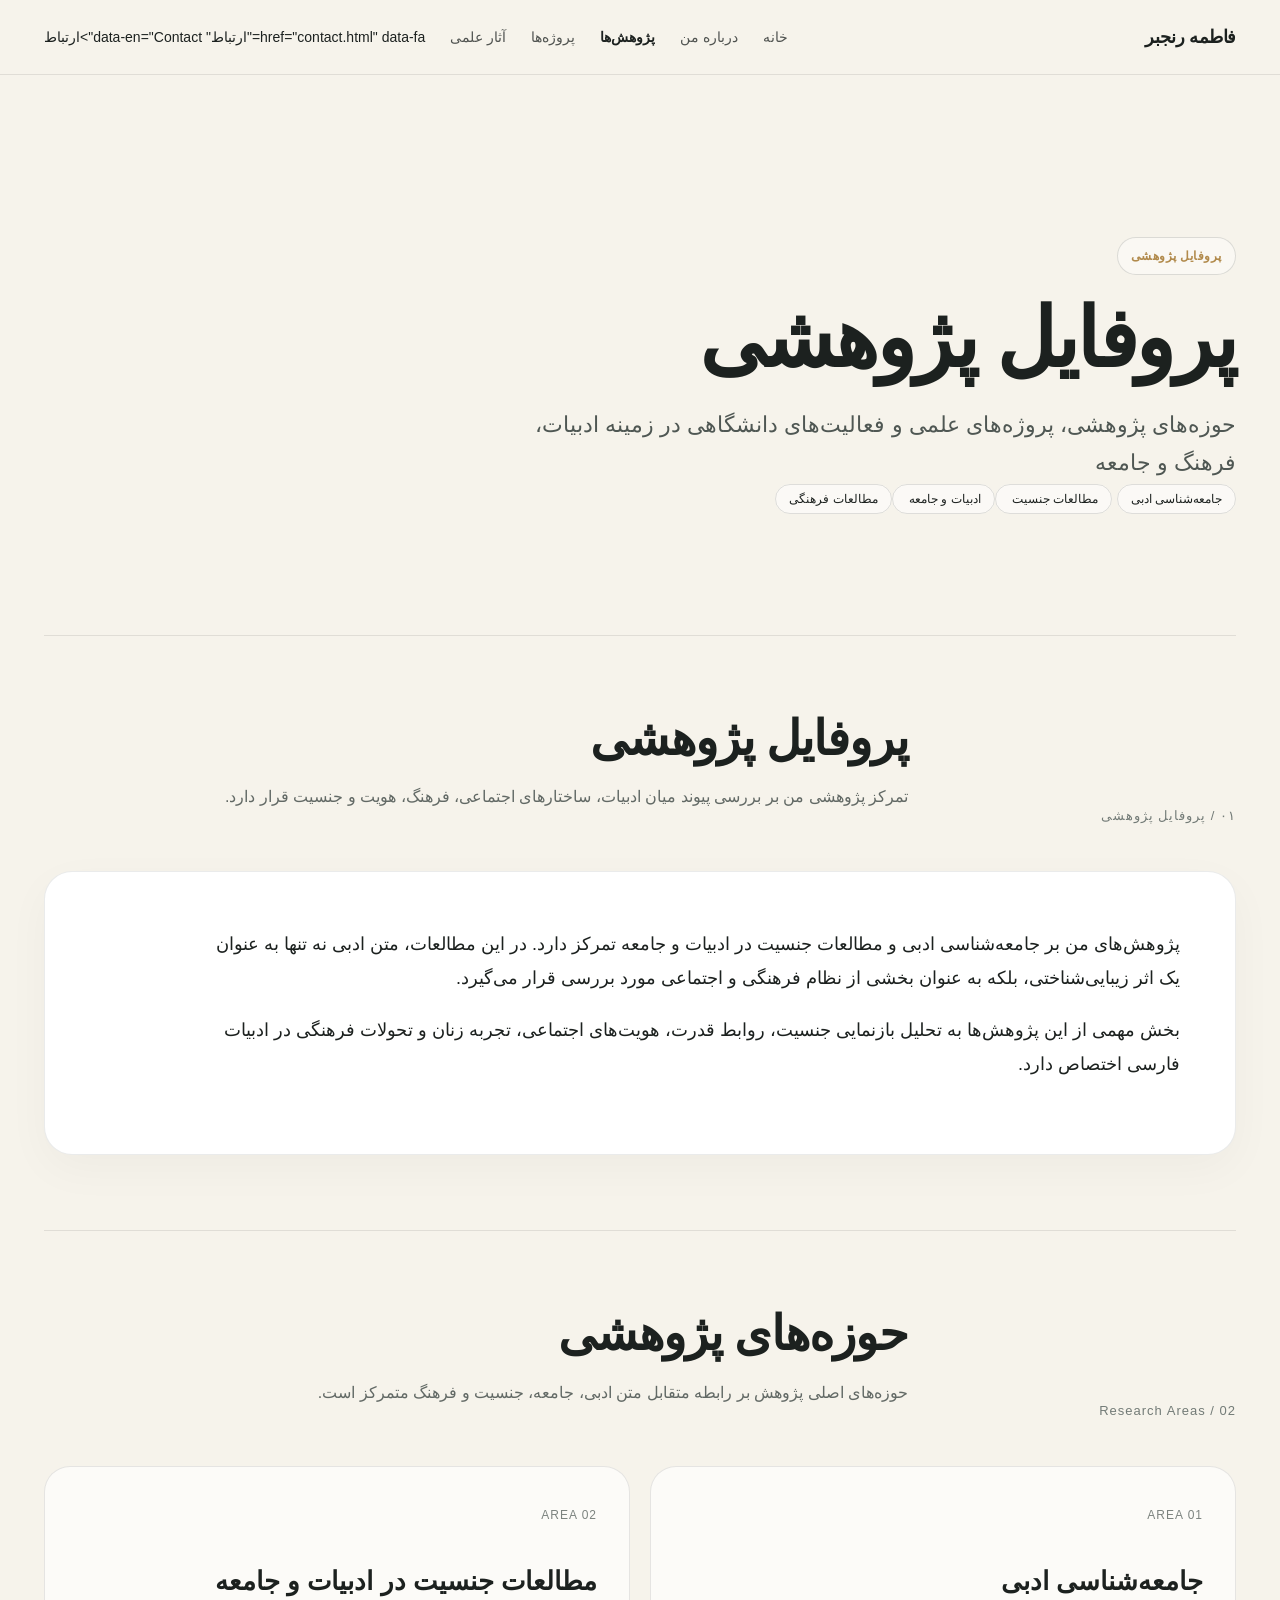
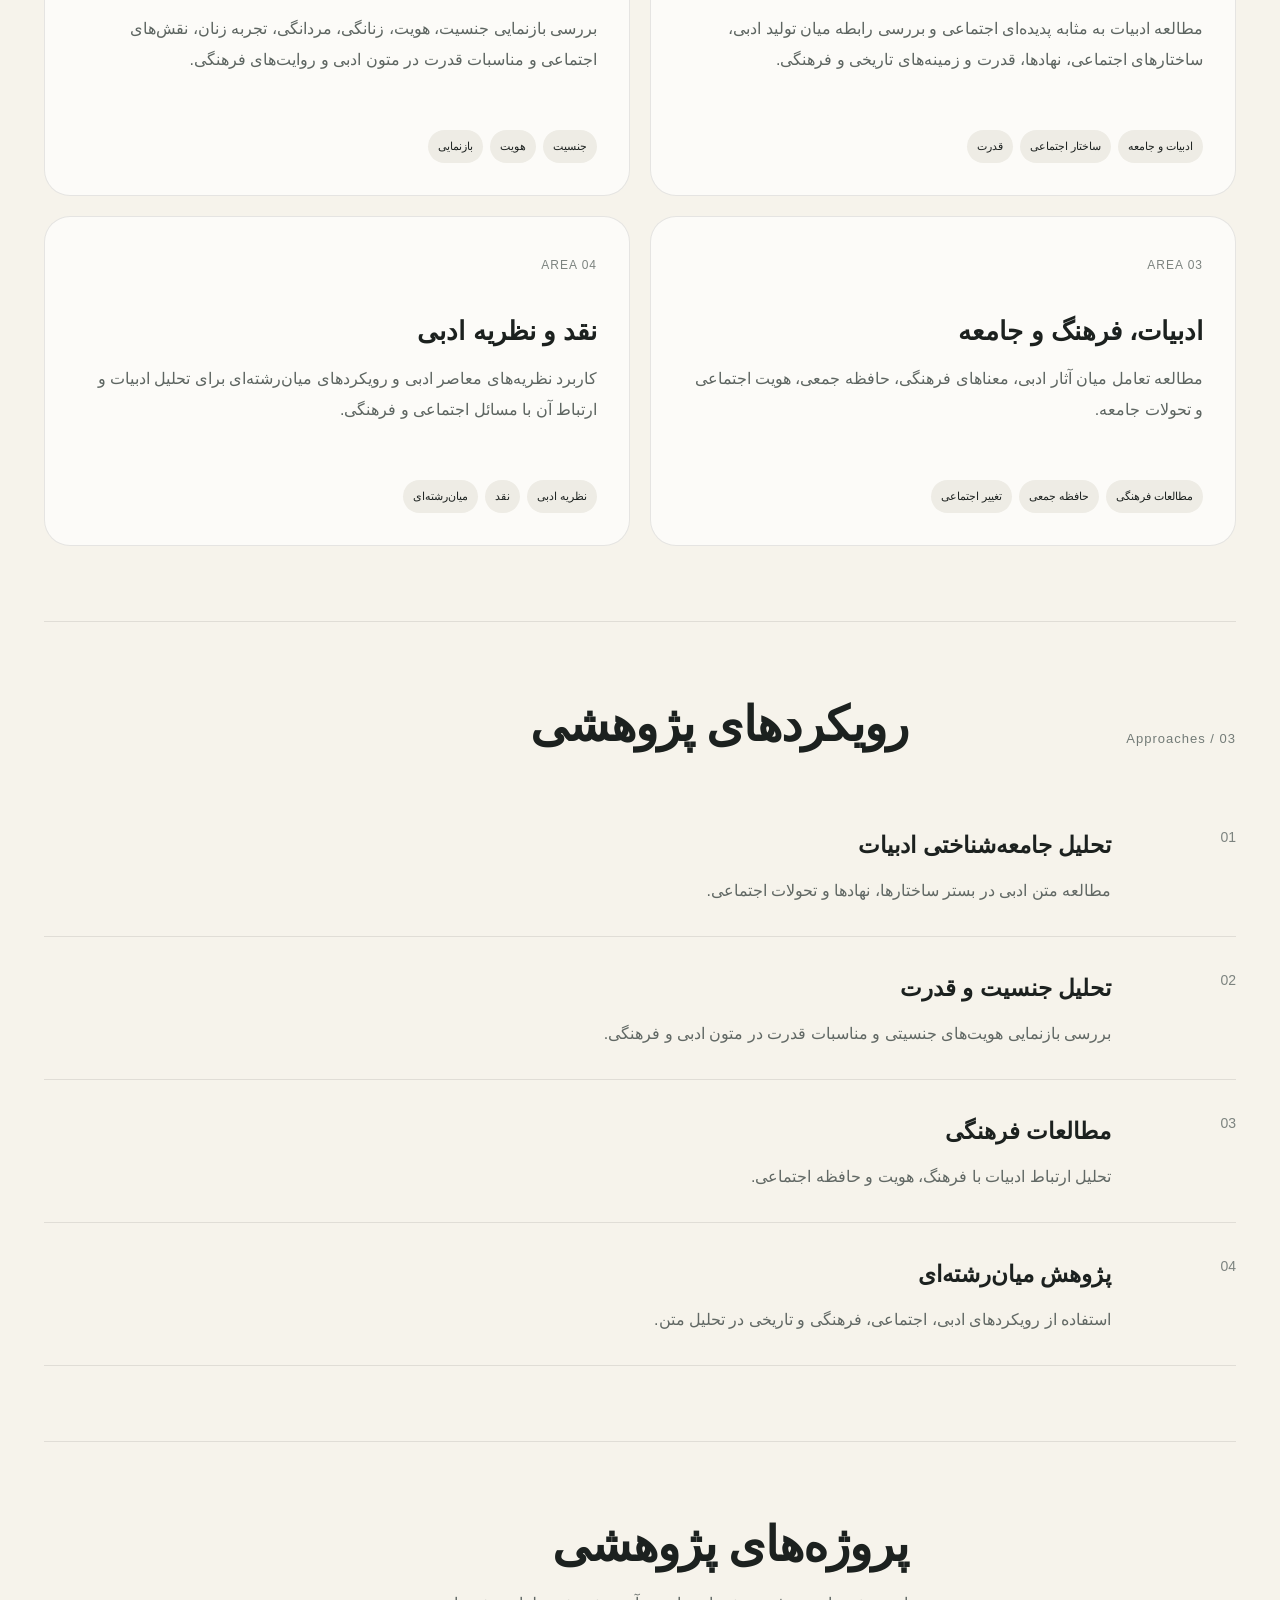
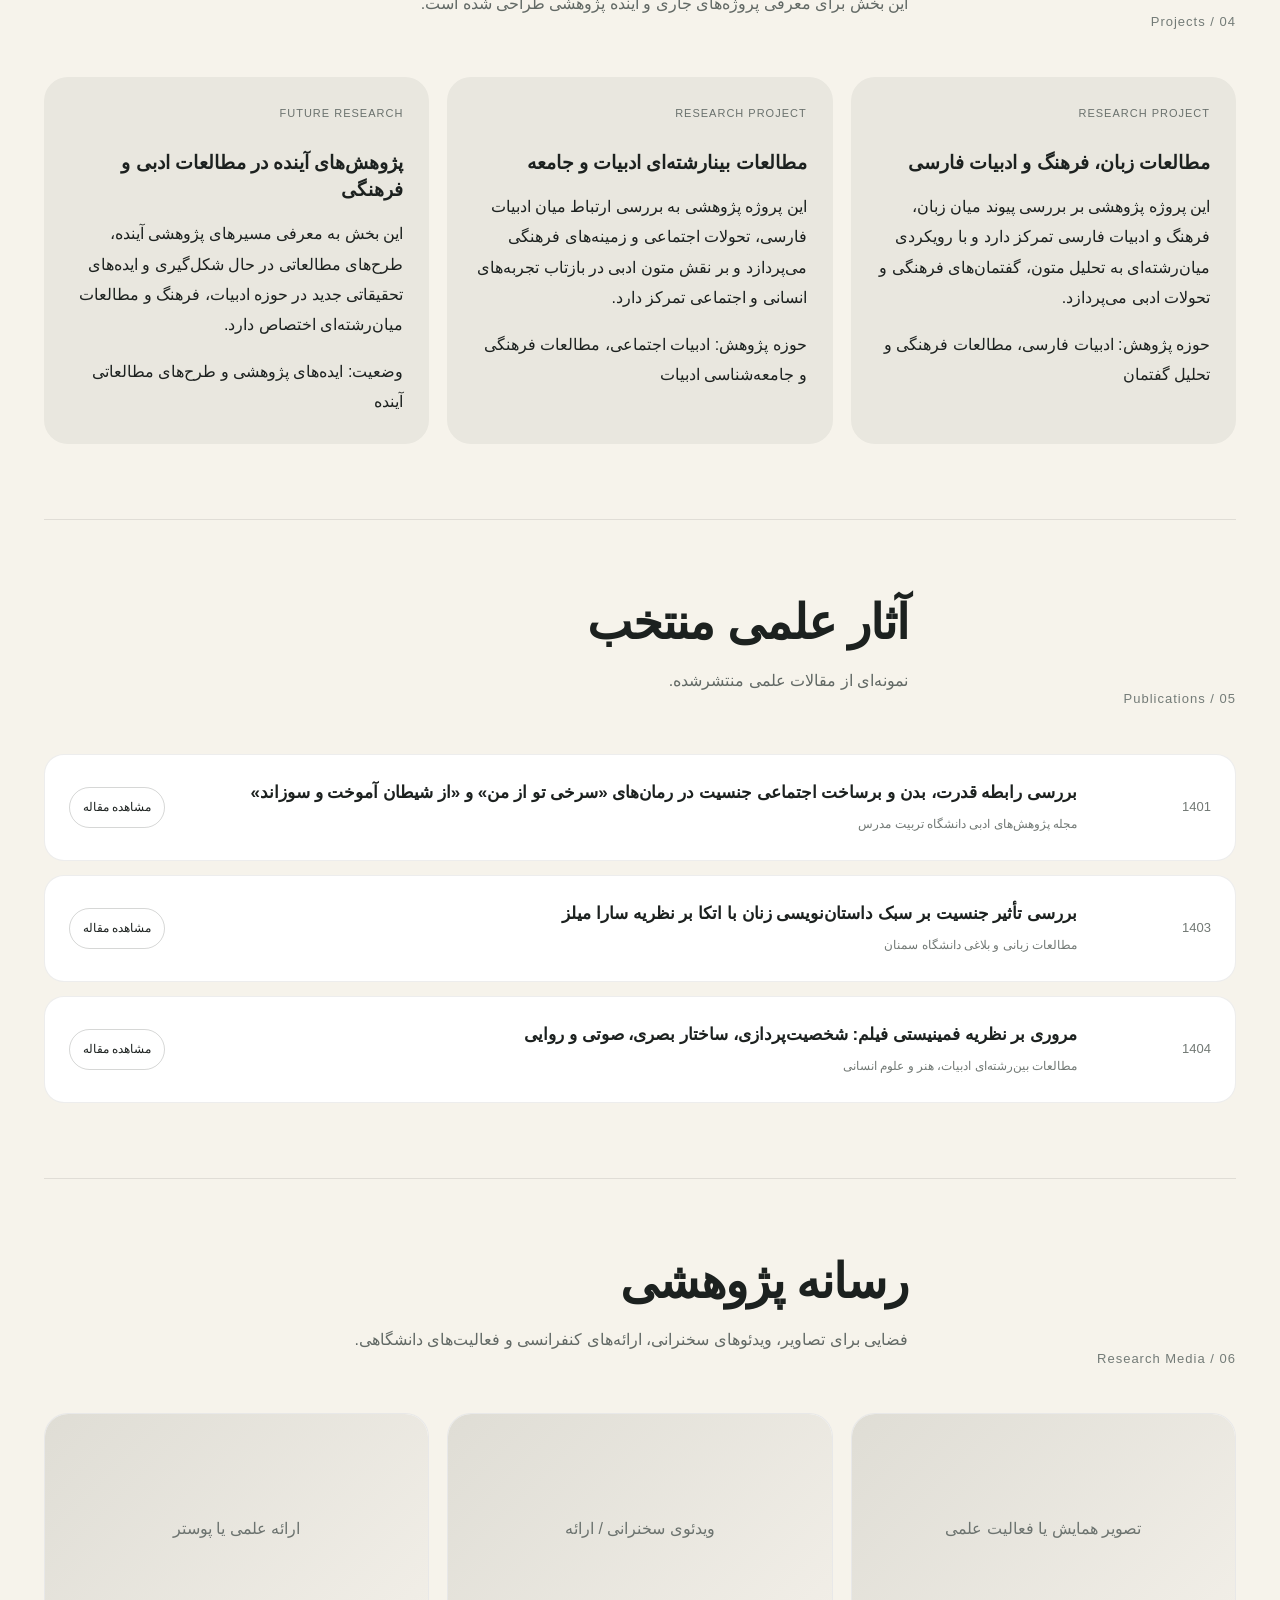
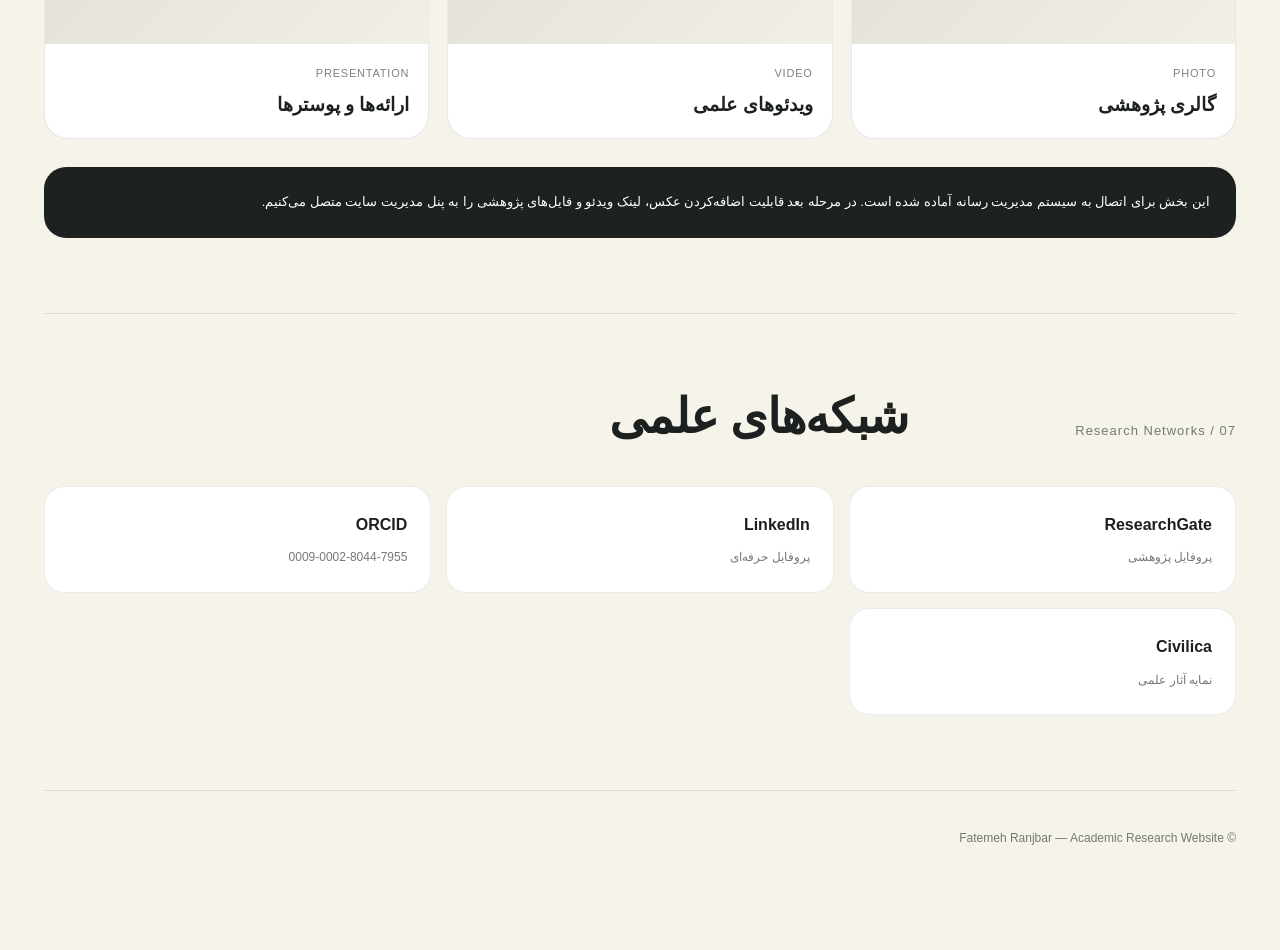
<file: research.html>
<!DOCTYPE html>
<html lang="fa" dir="rtl">

<head>
  <meta charset="UTF-8">
  <meta name="viewport" content="width=device-width, initial-scale=1.0">

  <title>پروفایل پژوهشی | Fatemeh Ranjbar</title>

  <meta name="description"
        content="پروفایل پژوهشی فاطمه رنجبر؛ حوزه‌های پژوهشی، پروژه‌های علمی و فعالیت‌های دانشگاهی در زمینه ادبیات، فرهنگ و جامعه.">

  <link rel="stylesheet" href="styles.css">

  <script type="application/ld+json">
  {
    "@context": "https://schema.org",
    "@type": "Person",
    "name": "Fatemeh Ranjbar",
    "jobTitle": "Researcher and University Lecturer",
    "url": "https://www.fatemeh-ranjbar.ir/",
    "sameAs": [
      "https://www.researchgate.net/profile/Fatemeh-Ranjbar-7",
      "https://orcid.org/0009-0002-8044-7955",
      "https://civilica.com/p/491455/",
"https://www.linkedin.com/in/fatemeh-ranjbar-394612430"
]
  </script>

  <style>

    * {
      box-sizing: border-box;
    }

    html {
      scroll-behavior: smooth;
    }

    body {
      margin: 0;
      background: #f6f3eb;
      color: #1c211f;
      line-height: 1.9;
    }

    a {
      color: inherit;
      text-decoration: none;
    }

    /* =========================
       Header
    ========================== */

    .research-header {
      position: sticky;
      top: 0;
      z-index: 1000;
      background: rgba(246, 243, 235, 0.94);
      backdrop-filter: blur(14px);
      border-bottom: 1px solid rgba(30, 35, 32, 0.10);
    }

    .research-nav {
      max-width: 1240px;
      margin: auto;
      min-height: 74px;
      padding: 0 24px;

      display: flex;
      align-items: center;
      justify-content: space-between;
      gap: 28px;
    }

    .research-brand {
      font-size: 18px;
      font-weight: 800;
      letter-spacing: -0.3px;
      white-space: nowrap;
    }

    .nav-links {
      display: flex;
      align-items: center;
      gap: 25px;
      flex-wrap: wrap;
      font-size: 14px;
    }

    .nav-links a {
      opacity: .76;
      transition: .2s ease;
    }

    .nav-links a:hover,
    .nav-links a.active-page {
      opacity: 1;
    }

    .nav-links a.active-page {
      font-weight: 700;
    }

    /* =========================
       Main
    ========================== */

    .research-page {
      max-width: 1240px;
      margin: auto;
      padding: 50px 24px 100px;
    }

    /* =========================
       Hero
    ========================== */

    .research-hero {
      min-height: 510px;
      display: grid;
      grid-template-columns: 1.35fr .65fr;
      gap: 60px;
      align-items: center;
      padding: 65px 0 75px;
    }

    .eyebrow {
      display: inline-block;
      padding: 7px 13px;
      border: 1px solid rgba(30, 35, 32, .14);
      border-radius: 999px;
      font-size: 12px;
      font-weight: 700;
      letter-spacing: .5px;
      margin-bottom: 22px;
      background: rgba(255,255,255,.42);
    }

    .hero-title {
      font-size: clamp(44px, 7vw, 82px);
      line-height: 1.03;
      margin: 0;
      letter-spacing: -2.5px;
    }

    .hero-subtitle {
      margin: 24px 0 0;
      font-size: clamp(17px, 2vw, 22px);
      max-width: 820px;
      color: #4f5753;
      line-height: 1.75;
    }

    .keyword-list {
      display: flex;
      flex-wrap: wrap;
      gap: 9px;
      margin-top: 30px;
    }

    .keyword {
      border: 1px solid rgba(30,35,32,.13);
      background: rgba(255,255,255,.55);
      border-radius: 999px;
      padding: 7px 13px;
      font-size: 12px;
    }

    /* =========================
       Language Switch
    ========================== */

    .language-card {
      display: none !important;
      background: #1d2220;
      color: #fff;
      border-radius: 28px;
      padding: 32px;
      min-height: 275px;

      display: flex;
      flex-direction: column;
      justify-content: space-between;

      box-shadow: 0 18px 50px rgba(0,0,0,.10);
    }

    .language-label {
      font-size: 13px;
      opacity: .7;
    }

    .language-card h2 {
      font-size: 27px;
      line-height: 1.4;
      margin: 18px 0;
    }

    .language-switch {
      display: flex;
      gap: 9px;
    }

    .language-switch button {
      flex: 1;
      border: 1px solid rgba(255,255,255,.25);
      color: white;
      background: transparent;
      border-radius: 999px;
      padding: 11px 15px;
      cursor: pointer;
      font: inherit;
      transition: .2s ease;
    }

    .language-switch button.active {
      background: #fff;
      color: #1d2220;
    }

    /* =========================
       Generic Sections
    ========================== */

    .research-section {
      padding: 75px 0;
      border-top: 1px solid rgba(30,35,32,.10);
    }

    .section-heading {
      display: grid;
      grid-template-columns: .5fr 1.5fr;
      gap: 40px;
      margin-bottom: 42px;
    }

    .section-number {
      font-size: 13px;
      color: #737b77;
      letter-spacing: 1px;
    }

    .section-title {
      margin: 0;
      font-size: clamp(30px, 4vw, 48px);
      line-height: 1.15;
      letter-spacing: -1px;
    }

    .section-intro {
      color: #626965;
      max-width: 800px;
      margin-top: 16px;
    }

    /* =========================
       Research Profile
    ========================== */

    .profile-panel {
      background: #fff;
      border: 1px solid rgba(30,35,32,.09);
      border-radius: 28px;
      padding: clamp(28px, 5vw, 55px);
      box-shadow: 0 14px 45px rgba(0,0,0,.035);
    }

    .profile-panel p {
      font-size: 18px;
      max-width: 980px;
      margin-top: 0;
    }

    /* =========================
       Research Areas
    ========================== */

    .areas-grid {
      display: grid;
      grid-template-columns: repeat(2, 1fr);
      gap: 20px;
    }

    .area-card {
      position: relative;
      overflow: hidden;
      min-height: 330px;

      background: rgba(255,255,255,.65);
      border: 1px solid rgba(30,35,32,.10);
      border-radius: 26px;
      padding: 32px;

      display: flex;
      flex-direction: column;
      justify-content: space-between;

      transition: transform .25s ease,
                  box-shadow .25s ease,
                  background .25s ease;
    }

    .area-card:hover {
      transform: translateY(-5px);
      background: #fff;
      box-shadow: 0 20px 55px rgba(0,0,0,.07);
    }

    .area-index {
      font-size: 12px;
      color: #7c837f;
      letter-spacing: 1px;
    }

    .area-card h3 {
      font-size: 26px;
      line-height: 1.35;
      margin: 35px 0 15px;
    }

    .area-card p {
      color: #5d6561;
      margin: 0;
    }

    .area-tags {
      display: flex;
      flex-wrap: wrap;
      gap: 7px;
      margin-top: 25px;
    }

    .area-tag {
      padding: 6px 10px;
      background: #eeece5;
      border-radius: 999px;
      font-size: 11px;
    }

    /* =========================
       Research Approaches
    ========================== */

    .approach-list {
      counter-reset: approach;
    }

    .approach-item {
      counter-increment: approach;
      display: grid;
      grid-template-columns: 100px 1fr;
      gap: 25px;
      padding: 30px 0;
      border-bottom: 1px solid rgba(30,35,32,.10);
    }

    .approach-item::before {
      content: "0" counter(approach);
      font-size: 14px;
      color: #7c837f;
    }

    .approach-item h3 {
      margin: 0 0 8px;
      font-size: 23px;
    }

    .approach-item p {
      margin: 0;
      color: #616864;
    }

    /* =========================
       Projects
    ========================== */

    .projects-grid {
      display: grid;
      grid-template-columns: repeat(3, 1fr);
      gap: 18px;
    }

    .project-card {
      background: #e9e7df;
      border-radius: 24px;
      padding: 26px;
      min-height: 275px;

      display: flex;
      flex-direction: column;
      justify-content: space-between;
    }

    .project-status {
      font-size: 11px;
      text-transform: uppercase;
      letter-spacing: 1px;
      color: #6a716d;
    }

    .project-card h3 {
      margin: 25px 0 10px;
      line-height: 1.45;
    }

    .project-placeholder {
      font-size: 13px;
      color: #727975;
    }

    /* =========================
       Publications
    ========================== */

    .publication-list {
      display: grid;
      gap: 14px;
    }

    .publication-card {
      display: grid;
      grid-template-columns: 110px 1fr auto;
      gap: 24px;
      align-items: center;

      background: white;
      border: 1px solid rgba(30,35,32,.08);
      border-radius: 20px;
      padding: 24px;

      transition: .2s ease;
    }

    .publication-card:hover {
      transform: translateX(-3px);
      box-shadow: 0 15px 35px rgba(0,0,0,.045);
    }

    html[dir="ltr"] .publication-card:hover {
      transform: translateX(3px);
    }

    .publication-year {
      font-size: 13px;
      color: #727975;
    }

    .publication-card h3 {
      font-size: 17px;
      line-height: 1.65;
      margin: 0 0 6px;
    }

    .publication-meta {
      font-size: 12px;
      color: #727975;
    }

    .publication-link {
      border: 1px solid rgba(30,35,32,.18);
      border-radius: 999px;
      padding: 8px 13px;
      white-space: nowrap;
      font-size: 12px;
    }

    /* =========================
       Research Media
    ========================== */

    .media-grid {
      display: grid;
      grid-template-columns: repeat(3, 1fr);
      gap: 18px;
    }

    .media-card {
      border-radius: 24px;
      overflow: hidden;
      border: 1px solid rgba(30,35,32,.10);
      background: #fff;
    }

    .media-placeholder {
      min-height: 230px;
      background:
        linear-gradient(135deg, #dfddd5, #f2efe8);
      display: flex;
      align-items: center;
      justify-content: center;
      text-align: center;
      padding: 30px;
      color: #6c736f;
    }

    .media-info {
      padding: 19px;
    }

    .media-type {
      font-size: 11px;
      text-transform: uppercase;
      letter-spacing: .8px;
      color: #7b827e;
    }

    .media-info h3 {
      margin: 7px 0 0;
      line-height: 1.5;
    }

    .media-note {
      margin-top: 28px;
      background: #1d2220;
      color: white;
      border-radius: 22px;
      padding: 23px 26px;
      font-size: 13px;
    }

    /* =========================
       Academic Networks
    ========================== */

    .network-grid {
      display: grid;
      grid-template-columns: repeat(3, 1fr);
      gap: 15px;
    }

    .network-card {
      display: block;
      background: white;
      border: 1px solid rgba(30,35,32,.09);
      border-radius: 20px;
      padding: 23px;
      transition: .2s ease;
    }

    .network-card:hover {
      transform: translateY(-3px);
      box-shadow: 0 15px 35px rgba(0,0,0,.04);
    }

    .network-card span {
      display: block;
      font-size: 12px;
      color: #727975;
      margin-top: 6px;
    }

    /* =========================
       Language Content
    ========================== */

    .english-content {
      display: none;
      direction: ltr;
      text-align: left;
    }

    .persian-content {
      direction: rtl;
      text-align: right;
    }

    /* =========================
       Footer
    ========================== */

    .research-footer {
      border-top: 1px solid rgba(30,35,32,.10);
      padding: 36px 0 0;
      color: #727975;
      font-size: 12px;
    }

    /* =========================
       Responsive
    ========================== */

    @media (max-width: 980px) {

      .research-hero {
        grid-template-columns: 1fr;
        gap: 30px;
      }

      .areas-grid,
      .projects-grid,
      .network-grid {
        grid-template-columns: 1fr 1fr;
      }

      .media-grid {
        grid-template-columns: 1fr 1fr;
      }

      .publication-card {
        grid-template-columns: 80px 1fr;
      }

      .publication-link {
        grid-column: 2;
        justify-self: start;
      }
    }

    @media (max-width: 700px) {

      .research-nav {
        flex-direction: column;
        align-items: flex-start;
        padding-top: 18px;
        padding-bottom: 18px;
      }

      .nav-links {
        gap: 14px;
      }

      .research-hero {
        min-height: auto;
        padding-top: 45px;
      }

      .section-heading {
        grid-template-columns: 1fr;
        gap: 10px;
      }

      .areas-grid,
      .projects-grid,
      .network-grid,
      .media-grid {
        grid-template-columns: 1fr;
      }

      .approach-item {
        grid-template-columns: 55px 1fr;
      }

      .publication-card {
        grid-template-columns: 1fr;
      }

      .publication-link {
        grid-column: 1;
      }
    }

  </style>
</head>


<body>

<header class="research-header">

  <nav class="research-nav">

    <a class="research-brand" href="index.html">
     فاطمه رنجبر
    </a>

    <div class="nav-links">
      <a href="index.html" data-fa="خانه" data-en="Home">خانه</a>

      <a href="about.html"
         data-fa="درباره من"
         data-en="About">درباره من</a>

      <a href="research.html"
         class="active-page"
         data-fa="پژوهش‌ها"
         data-en="Research">پژوهش‌ها</a>

      <a href="index.html#projects"
         data-fa="پروژه‌ها"
         data-en="Projects">پروژه‌ها</a>

     <a href="publications.html"
         data-fa="آثار علمی"
         data-en="Publications">آثار علمی</a>

   href="contact.html"
         data-fa="ارتباط"
         data-en="Contact">ارتباط</a>
    </div>

  </nav>

</header>


<main class="research-page">


  <!-- HERO -->

  <section class="research-hero">

    <div>

      <span class="eyebrow"
            data-fa="پروفایل پژوهشی"
            data-en="RESEARCH PROFILE">
        پروفایل پژوهشی
      </span>

    <h1 class="hero-title">
    پروفایل پژوهشی
</h1>

      <p class="hero-subtitle"
        data-fa="حوزه‌های پژوهشی، پروژه‌های علمی و فعالیت‌های دانشگاهی در زمینه ادبیات، فرهنگ و جامعه"
         data-en="Research at the intersection of literature, society, gender, culture, and social structures.">
        حوزه‌های پژوهشی، پروژه‌های علمی و فعالیت‌های دانشگاهی در زمینه ادبیات، فرهنگ و جامعه
      </p>

      <span class="keyword">جامعه‌شناسی ادبی</span>

<span class="keyword">
    مطالعات جنسیت
</span>

<span class="keyword">
    ادبیات و جامعه
</span>

<span class="keyword">
    مطالعات فرهنگی
</span>

      </div>

    </div>


    <div class="language-card">

      <div>

        <div class="language-label">
          FA / EN
        </div>

        <h2 id="languageTitle">
          نسخه فارسی یا انگلیسی صفحه پژوهش را انتخاب کنید.
        </h2>

      </div>

      <div class="language-switch">

        <button id="faButton"
                class="active"
                onclick="showPersian()">
          فارسی
        </button>

        <button id="enButton"
                onclick="showEnglish()">
          English
        </button>

      </div>

    </div>

  </section>


  <!-- ======================
       PERSIAN
  ======================= -->

  <div id="persianContent" class="persian-content">


    <!-- PROFILE -->

    <section class="research-section">

      <div class="section-heading">

        <div class="section-number">
          ۰۱ / پروفایل پژوهشی
        </div>

        <div>

          <h2 class="section-title">
            پروفایل پژوهشی
          </h2>

          <p class="section-intro">
            تمرکز پژوهشی من بر بررسی پیوند میان ادبیات،
            ساختارهای اجتماعی، فرهنگ، هویت و جنسیت قرار دارد.
          </p>

        </div>

      </div>


      <div class="profile-panel">

        <p>
          پژوهش‌های من بر جامعه‌شناسی ادبی و مطالعات جنسیت در
          ادبیات و جامعه تمرکز دارد. در این مطالعات، متن ادبی
          نه تنها به عنوان یک اثر زیبایی‌شناختی، بلکه به عنوان
          بخشی از نظام فرهنگی و اجتماعی مورد بررسی قرار می‌گیرد.
        </p>

        <p>
          بخش مهمی از این پژوهش‌ها به تحلیل بازنمایی جنسیت،
          روابط قدرت، هویت‌های اجتماعی، تجربه زنان و تحولات
          فرهنگی در ادبیات فارسی اختصاص دارد.
        </p>

      </div>

    </section>



    <!-- RESEARCH AREAS -->

    <section class="research-section">

      <div class="section-heading">

        <div class="section-number">
          02 / Research Areas
        </div>

        <div>

          <h2 class="section-title">
            حوزه‌های پژوهشی
          </h2>

          <p class="section-intro">
            حوزه‌های اصلی پژوهش بر رابطه متقابل متن ادبی،
            جامعه، جنسیت و فرهنگ متمرکز است.
          </p>

        </div>

      </div>


      <div class="areas-grid">


        <article class="area-card">

          <div>

            <span class="area-index">
              AREA 01
            </span>

            <h3>
              جامعه‌شناسی ادبی
            </h3>

            <p>
              مطالعه ادبیات به مثابه پدیده‌ای اجتماعی و بررسی
              رابطه میان تولید ادبی، ساختارهای اجتماعی، نهادها،
              قدرت و زمینه‌های تاریخی و فرهنگی.
            </p>

          </div>

          <div class="area-tags">

            <span class="area-tag">
              ادبیات و جامعه
            </span>

            <span class="area-tag">
              ساختار اجتماعی
            </span>

            <span class="area-tag">
              قدرت
            </span>

          </div>

        </article>



        <article class="area-card">

          <div>

            <span class="area-index">
              AREA 02
            </span>

            <h3>
              مطالعات جنسیت در ادبیات و جامعه
            </h3>

            <p>
              بررسی بازنمایی جنسیت، هویت، زنانگی، مردانگی،
              تجربه زنان، نقش‌های اجتماعی و مناسبات قدرت
              در متون ادبی و روایت‌های فرهنگی.
            </p>

          </div>

          <div class="area-tags">

            <span class="area-tag">
              جنسیت
            </span>

            <span class="area-tag">
              هویت
            </span>

            <span class="area-tag">
              بازنمایی
            </span>

          </div>

        </article>



        <article class="area-card">

          <div>

            <span class="area-index">
              AREA 03
            </span>

            <h3>
              ادبیات، فرهنگ و جامعه
            </h3>

            <p>
              مطالعه تعامل میان آثار ادبی، معناهای فرهنگی،
              حافظه جمعی، هویت اجتماعی و تحولات جامعه.
            </p>

          </div>

          <div class="area-tags">

            <span class="area-tag">
              مطالعات فرهنگی
            </span>

            <span class="area-tag">
              حافظه جمعی
            </span>

            <span class="area-tag">
              تغییر اجتماعی
            </span>

          </div>

        </article>



        <article class="area-card">

          <div>

            <span class="area-index">
              AREA 04
            </span>

            <h3>
              نقد و نظریه ادبی
            </h3>

            <p>
              کاربرد نظریه‌های معاصر ادبی و رویکردهای
              میان‌رشته‌ای برای تحلیل ادبیات و ارتباط آن
              با مسائل اجتماعی و فرهنگی.
            </p>

          </div>

          <div class="area-tags">

            <span class="area-tag">
              نظریه ادبی
            </span>

            <span class="area-tag">
              نقد
            </span>

            <span class="area-tag">
              میان‌رشته‌ای
            </span>

          </div>

        </article>


      </div>

    </section>



    <!-- APPROACHES -->

    <section class="research-section">

      <div class="section-heading">

        <div class="section-number">
          03 / Approaches
        </div>

        <div>

          <h2 class="section-title">
            رویکردهای پژوهشی
          </h2>

        </div>

      </div>


      <div class="approach-list">


        <div class="approach-item">

          <div>

            <h3>
              تحلیل جامعه‌شناختی ادبیات
            </h3>

            <p>
              مطالعه متن ادبی در بستر ساختارها،
              نهادها و تحولات اجتماعی.
            </p>

          </div>

        </div>


        <div class="approach-item">

          <div>

            <h3>
              تحلیل جنسیت و قدرت
            </h3>

            <p>
              بررسی بازنمایی هویت‌های جنسیتی و مناسبات
              قدرت در متون ادبی و فرهنگی.
            </p>

          </div>

        </div>


        <div class="approach-item">

          <div>

            <h3>
              مطالعات فرهنگی
            </h3>

            <p>
              تحلیل ارتباط ادبیات با فرهنگ،
              هویت و حافظه اجتماعی.
            </p>

          </div>

        </div>


        <div class="approach-item">

          <div>

            <h3>
              پژوهش میان‌رشته‌ای
            </h3>

            <p>
              استفاده از رویکردهای ادبی، اجتماعی،
              فرهنگی و تاریخی در تحلیل متن.
            </p>

          </div>

        </div>


      </div>

    </section>



    <!-- PROJECTS -->

    <section class="research-section">

      <div class="section-heading">

        <div class="section-number">
          04 / Projects
        </div>

        <div>

          <h2 class="section-title">
            پروژه‌های پژوهشی
          </h2>

          <p class="section-intro">
            این بخش برای معرفی پروژه‌های جاری و آینده
            پژوهشی طراحی شده است.
          </p>

        </div>

      </div>


      <div class="projects-grid">


        <article class="project-card">

          <div>

            <div class="project-status">
              Research Project
            </div>

           <h3>
مطالعات زبان، فرهنگ و ادبیات فارسی
</h3>

<p>
این پروژه پژوهشی بر بررسی پیوند میان زبان، فرهنگ و ادبیات فارسی تمرکز دارد و با رویکردی میان‌رشته‌ای به تحلیل متون، گفتمان‌های فرهنگی و تحولات ادبی می‌پردازد.
</p>

<div class="project-meta">
حوزه پژوهش: ادبیات فارسی، مطالعات فرهنگی و تحلیل گفتمان
</div>
         

        </article>


        <article class="project-card">

          <div>

            <div class="project-status">
              Research Project
            </div>

           <h3>
مطالعات بینارشته‌ای ادبیات و جامعه
</h3>

<p>
این پروژه پژوهشی به بررسی ارتباط میان ادبیات فارسی، تحولات اجتماعی و زمینه‌های فرهنگی می‌پردازد و بر نقش متون ادبی در بازتاب تجربه‌های انسانی و اجتماعی تمرکز دارد.
</p>

<div class="project-meta">
حوزه پژوهش: ادبیات اجتماعی، مطالعات فرهنگی و جامعه‌شناسی ادبیات
</div>

        </article>


        <article class="project-card">

          <div>

            <div class="project-status">
              Future Research
            </div>

            <h3>
پژوهش‌های آینده در مطالعات ادبی و فرهنگی
</h3>

<p>
این بخش به معرفی مسیرهای پژوهشی آینده، طرح‌های مطالعاتی در حال شکل‌گیری و ایده‌های تحقیقاتی جدید در حوزه ادبیات، فرهنگ و مطالعات میان‌رشته‌ای اختصاص دارد.
</p>

<div class="project-meta">
وضعیت: ایده‌های پژوهشی و طرح‌های مطالعاتی آینده
</div>
       

        </article>


      </div>

    </section>



    <!-- PUBLICATIONS -->

    <section class="research-section">

      <div class="section-heading">

        <div class="section-number">
          05 / Publications
        </div>

        <div>

          <h2 class="section-title">
            آثار علمی منتخب
          </h2>

          <p class="section-intro">
            نمونه‌ای از مقالات علمی منتشرشده.
          </p>

        </div>

      </div>


      <div class="publication-list">


        <article class="publication-card">

          <div class="publication-year">
            1401
          </div>

          <div>

            <h3>
              بررسی رابطه قدرت، بدن و برساخت اجتماعی جنسیت
              در رمان‌های «سرخی تو از من» و
              «از شیطان آموخت و سوزاند»
            </h3>

            <div class="publication-meta">
              مجله پژوهش‌های ادبی دانشگاه تربیت مدرس
            </div>

          </div>

          <a class="publication-link"
             href="https://lire.modares.ac.ir/article_23812.html"
             target="_blank"
             rel="noopener">
            مشاهده مقاله
          </a>

        </article>



        <article class="publication-card">

          <div class="publication-year">
            1403
          </div>

          <div>

            <h3>
              بررسی تأثیر جنسیت بر سبک داستان‌نویسی زنان
              با اتکا بر نظریه سارا میلز
            </h3>

            <div class="publication-meta">
              مطالعات زبانی و بلاغی دانشگاه سمنان
            </div>

          </div>

          <a class="publication-link"
             href="https://rhetorical.semnan.ac.ir/article_9134.html"
             target="_blank"
             rel="noopener">
            مشاهده مقاله
          </a>

        </article>



        <article class="publication-card">

          <div class="publication-year">
            1404
          </div>

          <div>

            <h3>
              مروری بر نظریه فمینیستی فیلم:
              شخصیت‌پردازی، ساختار بصری، صوتی و روایی
            </h3>

            <div class="publication-meta">
              مطالعات بین‌رشته‌ای ادبیات، هنر و علوم انسانی
            </div>

          </div>

          <a class="publication-link"
             href="https://islah.birjand.ac.ir/article_3571.html"
             target="_blank"
             rel="noopener">
            مشاهده مقاله
          </a>

        </article>


      </div>

    </section>



    <!-- MEDIA -->

    <section class="research-section">

      <div class="section-heading">

        <div class="section-number">
          06 / Research Media
        </div>

        <div>

          <h2 class="section-title">
            رسانه پژوهشی
          </h2>

          <p class="section-intro">
            فضایی برای تصاویر، ویدئوهای سخنرانی،
            ارائه‌های کنفرانسی و فعالیت‌های دانشگاهی.
          </p>

        </div>

      </div>


      <div class="media-grid">


        <article class="media-card">

          <div class="media-placeholder">
            تصویر همایش یا فعالیت علمی
          </div>

          <div class="media-info">

            <div class="media-type">
              PHOTO
            </div>

            <h3>
              گالری پژوهشی
            </h3>

          </div>

        </article>


        <article class="media-card">

          <div class="media-placeholder">
            ویدئوی سخنرانی / ارائه
          </div>

          <div class="media-info">

            <div class="media-type">
              VIDEO
            </div>

            <h3>
              ویدئوهای علمی
            </h3>

          </div>

        </article>


        <article class="media-card">

          <div class="media-placeholder">
            ارائه علمی یا پوستر
          </div>

          <div class="media-info">

            <div class="media-type">
              PRESENTATION
            </div>

            <h3>
              ارائه‌ها و پوسترها
            </h3>

          </div>

        </article>


      </div>


      <div class="media-note">
        این بخش برای اتصال به سیستم مدیریت رسانه آماده شده است.
        در مرحله بعد قابلیت اضافه‌کردن عکس، لینک ویدئو
        و فایل‌های پژوهشی را به پنل مدیریت سایت متصل می‌کنیم.
      </div>

    </section>



    <!-- NETWORKS -->

    <section class="research-section">

      <div class="section-heading">

        <div class="section-number">
          07 / Research Networks
        </div>

        <div>

          <h2 class="section-title">
            شبکه‌های علمی
          </h2>

        </div>

      </div>


      <div class="network-grid">

        <a class="network-card"
           target="_blank"
           rel="noopener"
           href="https://www.researchgate.net/profile/Fatemeh-Ranjbar-7">

          <strong>ResearchGate</strong>

          <span>
            پروفایل پژوهشی
          </span>

        </a>
     

<a class="network-card"
target="_blank"
rel="noopener"
href="https://www.linkedin.com/in/fatemeh-ranjbar-394612430">

<strong>LinkedIn</strong>

<span>
پروفایل حرفه‌ای
</span>

</a>

        <a class="network-card"
           target="_blank"
           rel="noopener"
           href="https://orcid.org/0009-0002-8044-7955">

          <strong>ORCID</strong>

          <span>
            0009-0002-8044-7955
          </span>

        </a>


        <a class="network-card"
           target="_blank"
           rel="noopener"
           href="https://civilica.com/p/491455/">

          <strong>Civilica</strong>

          <span>
            نمایه آثار علمی
          </span>

        </a>

      </div>

    </section>


  </div>



  <!-- ======================
       ENGLISH
  ======================= -->

  <div id="englishContent" class="english-content">


    <!-- PROFILE -->

    <section class="research-section">

      <div class="section-heading">

        <div class="section-number">
          01 / Research Profile
        </div>

        <div>

          <h2 class="section-title">
            Research Profile
          </h2>

          <p class="section-intro">
            My research focuses on the intersections of literature,
            social structures, culture, identity, and gender.
          </p>

        </div>

      </div>


      <div class="profile-panel">

        <p>
          My research focuses primarily on Literary Sociology and
          Gender Studies in Literature and Society. I approach
          literary texts not only as aesthetic works, but also as
          cultural and social formations shaped by broader historical
          and institutional contexts.
        </p>

        <p>
          A significant part of my work examines representations of
          gender, power relations, social identities, women's
          experiences, and cultural transformations in Persian
          literary texts.
        </p>

      </div>

    </section>



    <!-- AREAS -->

    <section class="research-section">

      <div class="section-heading">

        <div class="section-number">
          02 / Research Areas
        </div>

        <div>

          <h2 class="section-title">
            Research Areas
          </h2>

          <p class="section-intro">
            Core areas of research focusing on the relationship
            between literary texts, society, gender, and culture.
          </p>

        </div>

      </div>


      <div class="areas-grid">


        <article class="area-card">

          <div>

            <span class="area-index">
              AREA 01
            </span>

            <h3>
              Literary Sociology
            </h3>

            <p>
              Studying literature as a social phenomenon and
              examining the relationships among literary production,
              social structures, institutions, power, and historical
              contexts.
            </p>

          </div>

          <div class="area-tags">

            <span class="area-tag">
              Literature & Society
            </span>

            <span class="area-tag">
              Social Structures
            </span>

            <span class="area-tag">
              Power
            </span>

          </div>

        </article>



        <article class="area-card">

          <div>

            <span class="area-index">
              AREA 02
            </span>

            <h3>
              Gender Studies in Literature and Society
            </h3>

            <p>
              Examining representations of gender, identity,
              femininity, masculinity, women's experiences,
              social roles, and power relations in literary
              and cultural narratives.
            </p>

          </div>

          <div class="area-tags">

            <span class="area-tag">
              Gender
            </span>

            <span class="area-tag">
              Identity
            </span>

            <span class="area-tag">
              Representation
            </span>

          </div>

        </article>



        <article class="area-card">

          <div>

            <span class="area-index">
              AREA 03
            </span>

            <h3>
              Literature, Culture & Society
            </h3>

            <p>
              Examining the relationships among literary works,
              cultural meanings, collective memory,
              social identity, and social transformation.
            </p>

          </div>

          <div class="area-tags">

            <span class="area-tag">
              Cultural Studies
            </span>

            <span class="area-tag">
              Collective Memory
            </span>

            <span class="area-tag">
              Social Change
            </span>

          </div>

        </article>



        <article class="area-card">

          <div>

            <span class="area-index">
              AREA 04
            </span>

            <h3>
              Literary Criticism & Theory
            </h3>

            <p>
              Applying contemporary literary theories and
              interdisciplinary approaches to analyze literature
              in relation to cultural and social questions.
            </p>

          </div>

          <div class="area-tags">

            <span class="area-tag">
              Literary Theory
            </span>

            <span class="area-tag">
              Criticism
            </span>

            <span class="area-tag">
              Interdisciplinary
            </span>

          </div>

        </article>


      </div>

    </section>



    <!-- APPROACHES -->

    <section class="research-section">

      <div class="section-heading">

        <div class="section-number">
          03 / Approaches
        </div>

        <div>

          <h2 class="section-title">
            Research Approaches
          </h2>

        </div>

      </div>


      <div class="approach-list">


        <div class="approach-item">

          <div>

            <h3>
              Sociological Literary Analysis
            </h3>

            <p>
              Examining literary texts within social,
              institutional, and historical contexts.
            </p>

          </div>

        </div>


        <div class="approach-item">

          <div>

            <h3>
              Gender & Power Analysis
            </h3>

            <p>
              Studying gender representation, identity,
              and power relations in literary and cultural texts.
            </p>

          </div>

        </div>


        <div class="approach-item">

          <div>

            <h3>
              Cultural Studies
            </h3>

            <p>
              Exploring connections among literature,
              culture, identity, and collective memory.
            </p>

          </div>

        </div>


        <div class="approach-item">

          <div>

            <h3>
              Interdisciplinary Research
            </h3>

            <p>
              Combining literary, sociological, cultural,
              and historical approaches.
            </p>

          </div>

        </div>


      </div>

    </section>



    <!-- PROJECTS -->

    <section class="research-section">

      <div class="section-heading">

        <div class="section-number">
          04 / Projects
        </div>

        <div>

          <h2 class="section-title">
            Research Projects
          </h2>

          <p class="section-intro">
            This section is prepared for current and future
            research projects.
          </p>

        </div>

      </div>


      <div class="projects-grid">


        <article class="project-card">

          <div>

            <div class="project-status">
              Research Project
            </div>

            <h3>
              Research Project 01
            </h3>

          </div>

          <div class="project-placeholder">
            Project title, description, image, files,
            and links can be added later.
          </div>

        </article>


        <article class="project-card">

          <div>

            <div class="project-status">
              Research Project
            </div>

            <h3>
              Research Project 02
            </h3>

          </div>

          <div class="project-placeholder">
            Ready for a new research project.
          </div>

        </article>


        <article class="project-card">

          <div>

            <div class="project-status">
              Future Research
            </div>

            <h3>
              Future Research Direction
            </h3>

          </div>

          <div class="project-placeholder">
            Additional projects can be added without
            redesigning the page.
          </div>

        </article>


      </div>

    </section>



    <!-- PUBLICATIONS -->

    <section class="research-section">

      <div class="section-heading">

        <div class="section-number">
          05 / Publications
        </div>

        <div>

          <h2 class="section-title">
            Selected Publications
          </h2>

          <p class="section-intro">
            A selection of published academic articles.
          </p>

        </div>

      </div>


      <div class="publication-list">


        <article class="publication-card">

          <div class="publication-year">
            2022
          </div>

          <div>

            <h3>
              Power, Body, and the Social Construction of Gender
              in Two Contemporary Persian Novels
            </h3>

            <div class="publication-meta">
              Literary Research, Tarbiat Modares University
            </div>

          </div>

          <a class="publication-link"
             href="https://lire.modares.ac.ir/article_23812.html"
             target="_blank"
             rel="noopener">
            View
          </a>

        </article>



        <article class="publication-card">

          <div class="publication-year">
            2024
          </div>

          <div>

            <h3>
              Gender and Women's Fictional Style:
              A Study Based on Sara Mills' Theory
            </h3>

            <div class="publication-meta">
              Journal of Linguistic and Rhetorical Studies
            </div>

          </div>

          <a class="publication-link"
             href="https://rhetorical.semnan.ac.ir/article_9134.html"
             target="_blank"
             rel="noopener">
            View
          </a>

        </article>



        <article class="publication-card">

          <div class="publication-year">
            2025
          </div>

          <div>

            <h3>
              A Review of Feminist Film Theory:
              Characterization, Visual, Auditory,
              and Narrative Structures
            </h3>

            <div class="publication-meta">
              Interdisciplinary Studies of Literature,
              Art and Humanities
            </div>

          </div>

          <a class="publication-link"
             href="https://islah.birjand.ac.ir/article_3571.html"
             target="_blank"
             rel="noopener">
            View
          </a>

        </article>


      </div>

    </section>



    <!-- MEDIA -->

    <section class="research-section">

      <div class="section-heading">

        <div class="section-number">
          06 / Research Media
        </div>

        <div>

          <h2 class="section-title">
            Research Media
          </h2>

          <p class="section-intro">
            A space for conference photographs,
            academic lectures, presentations,
            interviews, and research-related media.
          </p>

        </div>

      </div>


      <div class="media-grid">


        <article class="media-card">

          <div class="media-placeholder">
            Research / Conference Photo
          </div>

          <div class="media-info">

            <div class="media-type">
              PHOTO
            </div>

            <h3>
              Research Gallery
            </h3>

          </div>

        </article>


        <article class="media-card">

          <div class="media-placeholder">
            Lecture / Conference Video
          </div>

          <div class="media-info">

            <div class="media-type">
              VIDEO
            </div>

            <h3>
              Academic Videos
            </h3>

          </div>

        </article>


        <article class="media-card">

          <div class="media-placeholder">
            Presentation / Academic Poster
          </div>

          <div class="media-info">

            <div class="media-type">
              PRESENTATION
            </div>

            <h3>
              Presentations & Posters
            </h3>

          </div>

        </article>


      </div>


      <div class="media-note">
        This section is prepared for media management.
        In the next step, photo uploads, video links,
        and research files can be connected to the
        website's admin system.
      </div>

    </section>



    <!-- NETWORKS -->

    <section class="research-section">

      <div class="section-heading">

        <div class="section-number">
          07 / Research Networks
        </div>

        <div>

          <h2 class="section-title">
            Research Networks
          </h2>

        </div>

      </div>


      <div class="network-grid">

        <a class="network-card"
           target="_blank"
           rel="noopener"
           href="https://www.researchgate.net/profile/Fatemeh-Ranjbar-7">

          <strong>ResearchGate</strong>

          <span>
            Research Profile
          </span>

        </a>


        <a class="network-card"
           target="_blank"
           rel="noopener"
           href="https://orcid.org/0009-0002-8044-7955">

          <strong>ORCID</strong>

          <span>
            0009-0002-8044-7955
          </span>

        </a>


        <a class="network-card"
           target="_blank"
           rel="noopener"
           href="https://civilica.com/p/491455/">

          <strong>Civilica</strong>

          <span>
            Academic Publications
          </span>

        </a>

      </div>

    </section>


  </div>



  <footer class="research-footer">

    © Fatemeh Ranjbar —
    Academic Research Website

  </footer>


</main>


<script>

  const persianContent =
    document.getElementById("persianContent");

  const englishContent =
    document.getElementById("englishContent");

  const faButton =
    document.getElementById("faButton");

  const enButton =
    document.getElementById("enButton");

  const languageTitle =
    document.getElementById("languageTitle");


  function translateNavigation(language) {

    document.querySelectorAll("[data-fa][data-en]")
      .forEach(function(element) {

        if (language === "fa") {
          element.textContent =
            element.getAttribute("data-fa");
        } else {
          element.textContent =
            element.getAttribute("data-en");
        }

      });

  }


  function showPersian() {

    persianContent.style.display = "block";
    englishContent.style.display = "none";

    faButton.classList.add("active");
    enButton.classList.remove("active");

    document.documentElement.lang = "fa";
    document.documentElement.dir = "rtl";

    languageTitle.textContent =
      "نسخه فارسی صفحه پژوهش در حال نمایش است.";

    translateNavigation("fa");

    localStorage.setItem(
      "researchLanguage",
      "fa"
    );

  }


  function showEnglish() {

    persianContent.style.display = "none";
    englishContent.style.display = "block";

    enButton.classList.add("active");
    faButton.classList.remove("active");

    document.documentElement.lang = "en";
    document.documentElement.dir = "ltr";

    languageTitle.textContent =
      "You are viewing the English version of the research page.";

    translateNavigation("en");

    localStorage.setItem(
      "researchLanguage",
      "en"
    );

  }


  const savedLanguage =
    localStorage.getItem("researchLanguage");

  if (savedLanguage === "en") {

    showEnglish();

  } else {

    showPersian();

  }

</script>


</body>
</html>
</file>
<file: styles.css>
:root{--bg:#f6f2ea;--surface:#fffdf8;--surface-2:#eee8dd;--ink:#1d2524;--muted:#66706d;--line:#d8d1c6;--accent:#16483f;--accent-soft:#dbe8e1;--gold:#b18a4b;--shadow:0 24px 70px rgba(37,44,42,.08);--radius:28px;--hero-size:72px;--site-font:"Vazirmatn",sans-serif}body.dark{--bg:#161b1a;--surface:#1d2422;--surface-2:#26302d;--ink:#f2eee5;--muted:#b4bdb9;--line:#37413e}*{box-sizing:border-box}html{scroll-behavior:smooth}body{margin:0;font-family:var(--site-font);background:var(--bg);color:var(--ink);line-height:1.85}a{color:inherit;text-decoration:none}button{font:inherit}.page-shell{width:min(1240px,calc(100% - 36px));margin:auto}.site-header{min-height:88px;display:flex;align-items:center;gap:28px;position:sticky;top:0;z-index:30;backdrop-filter:blur(18px);background:color-mix(in srgb,var(--bg) 88%,transparent);border-bottom:1px solid var(--line)}.brand{display:flex;align-items:center;gap:12px;margin-left:auto}.brand-mark{width:42px;height:42px;display:grid;place-items:center;border-radius:50%;background:var(--accent);color:var(--surface);font-family:"Playfair Display",serif}.brand strong,.brand small{display:block;line-height:1.2}.brand small{color:var(--muted);margin-top:5px;direction:ltr;text-align:right}.main-nav{display:flex;gap:22px;font-size:.9rem;color:var(--muted)}.theme-toggle,.menu-button{border:1px solid var(--line);background:var(--surface);color:var(--ink);width:42px;height:42px;border-radius:50%;cursor:pointer}.menu-button{display:none}.hero{min-height:690px;display:grid;grid-template-columns:1.3fr .7fr;gap:72px;align-items:center;padding:84px 0 74px}.hero.profile-right{grid-template-columns:.7fr 1.3fr}.hero.profile-right .profile-card{order:2}.hero.profile-right .hero-copy{order:1}.eyebrow,.section-kicker{color:var(--gold);font-size:.78rem;font-weight:800;letter-spacing:.08em}.hero h1{font-size:clamp(2.5rem,5.2vw,var(--hero-size));line-height:1.16;margin:14px 0 26px;letter-spacing:-.045em;font-weight:800}.hero h1 span{display:block;color:var(--accent)}.hero-lead{max-width:780px;color:var(--muted);font-size:1.08rem}.hero-actions{display:flex;gap:12px;flex-wrap:wrap;margin-top:30px}.button{display:inline-block;padding:12px 20px;border-radius:999px;border:1px solid var(--line)}.button.primary{background:var(--accent);color:var(--surface);border-color:var(--accent)}.button.secondary{background:var(--surface)}.quick-facts{display:grid;grid-template-columns:repeat(3,1fr);gap:12px;margin-top:42px}.quick-facts div{padding-top:14px;border-top:1px solid var(--line)}.quick-facts span{display:block;font-weight:700}.quick-facts small{color:var(--muted)}.profile-card{background:var(--surface);border:1px solid var(--line);border-radius:calc(var(--radius) + 8px);overflow:hidden;box-shadow:var(--shadow)}.portrait-placeholder{aspect-ratio:4/4.5;display:grid;place-items:center;background:linear-gradient(150deg,var(--accent-soft),var(--surface-2));border-bottom:1px solid var(--line);overflow:hidden}.portrait-placeholder img{width:100%;height:100%;object-fit:cover}.portrait-placeholder>div{display:grid;place-items:center;gap:8px}.portrait-placeholder span{width:118px;height:118px;display:grid;place-items:center;border-radius:50%;background:var(--surface);border:1px solid var(--line);color:var(--accent);font-family:"Playfair Display",serif;font-size:2.5rem}.profile-card-body{padding:26px}.profile-card-body p{color:var(--muted);margin:0;font-size:.88rem}.profile-card-body h2{margin:6px 0 20px;font-size:1.35rem}.mini-tags{display:flex;gap:7px;flex-wrap:wrap}.mini-tags span{border:1px solid var(--line);padding:5px 10px;border-radius:999px;font-size:.76rem}.section{padding:96px 0;border-top:1px solid var(--line)}.intro-grid{display:grid;grid-template-columns:.8fr 1.2fr;gap:90px}.section-title{margin:8px 0;font-size:clamp(2rem,3.5vw,3.35rem);line-height:1.3}.long-copy{color:var(--muted);font-size:1.04rem}.section-heading{display:flex;justify-content:space-between;gap:30px;align-items:end;margin-bottom:42px}.section-heading>p{width:min(430px,100%);color:var(--muted);margin:0}.research-grid{display:grid;grid-template-columns:repeat(3,1fr);gap:14px}.research-card{min-height:290px;padding:26px;border:1px solid var(--line);background:var(--surface);border-radius:var(--radius);display:flex;flex-direction:column}.research-card.featured{background:var(--accent);color:var(--surface)}.research-card .index{color:var(--gold);font-weight:700}.research-card h3{margin-top:auto;margin-bottom:10px}.research-card p{color:var(--muted);margin:0}.research-card.featured p{color:color-mix(in srgb,var(--surface) 76%,transparent)}.project-list{border-top:1px solid var(--line)}.project-item{display:grid;grid-template-columns:70px 1fr;gap:24px;padding:30px 0;border-bottom:1px solid var(--line)}.project-number{color:var(--gold);font-family:"Playfair Display",serif;font-size:1.6rem}.project-type{color:var(--muted);margin:0 0 6px;font-size:.82rem}.project-item h3{margin:0 0 10px}.project-item div:last-child>p:last-child{color:var(--muted);margin:0}.timeline{max-width:920px;margin-right:auto}.timeline-item{display:grid;grid-template-columns:18px 135px 1fr;gap:22px;position:relative;padding:0 0 44px}.timeline-item::before{content:"";position:absolute;right:8px;top:15px;bottom:-4px;width:1px;background:var(--line)}.timeline-item:last-child::before{display:none}.timeline-dot{width:17px;height:17px;border-radius:50%;background:var(--surface);border:4px solid var(--gold);z-index:1;margin-top:6px}.timeline-date{color:var(--muted)}.timeline h3{margin:0 0 6px}.timeline p{margin:0;color:var(--muted)}.publication-placeholder{display:grid;grid-template-columns:.75fr 1.25fr;gap:72px;align-items:start}.publication-demo{background:var(--surface);border:1px solid var(--line);border-radius:var(--radius);overflow:hidden}.pub-row{padding:24px;border-bottom:1px solid var(--line)}.pub-row:last-child{border-bottom:0}.pub-row span,.pub-row strong,.pub-row small{display:block}.pub-row span{color:var(--gold);font-size:.78rem}.pub-row small{color:var(--muted)}.pub-link{display:inline-block;margin-top:10px;color:var(--accent);font-weight:700}.empty-state{text-align:center;color:var(--muted)}.contact-card{text-align:center;padding:64px 30px;border-radius:calc(var(--radius) + 8px);background:var(--accent);color:var(--surface)}.contact-links{display:flex;justify-content:center;gap:12px;flex-wrap:wrap;margin-top:28px}.contact-links a,.cv-button{border:1px solid color-mix(in srgb,var(--surface) 35%,transparent);padding:10px 16px;border-radius:999px}.cv-button{margin-top:14px;color:var(--surface)}footer{display:flex;justify-content:space-between;gap:24px;align-items:center;padding:32px 0 50px;color:var(--muted);font-size:.84rem}footer strong,footer span{display:block}footer strong{color:var(--ink)}.admin-link{font-size:.78rem;border-bottom:1px dotted var(--muted)}@media(max-width:980px){.main-nav{display:none;position:absolute;top:76px;right:0;left:0;background:var(--surface);border:1px solid var(--line);border-radius:22px;padding:18px;flex-direction:column}.main-nav.open{display:flex}.menu-button{display:inline-grid;place-items:center}.hero,.hero.profile-right{grid-template-columns:1fr}.hero.profile-right .profile-card,.hero.profile-right .hero-copy{order:initial}.research-grid{grid-template-columns:repeat(2,1fr)}.intro-grid,.publication-placeholder{grid-template-columns:1fr;gap:30px}}@media(max-width:680px){.page-shell{width:min(100% - 22px,1240px)}.hero{padding-top:56px}.quick-facts{grid-template-columns:1fr}.research-grid{grid-template-columns:1fr}.project-item{grid-template-columns:42px 1fr}.timeline-item{grid-template-columns:18px 1fr}.timeline-date,.timeline-item>div:last-child{grid-column:2}footer{display:block}}
</file>
